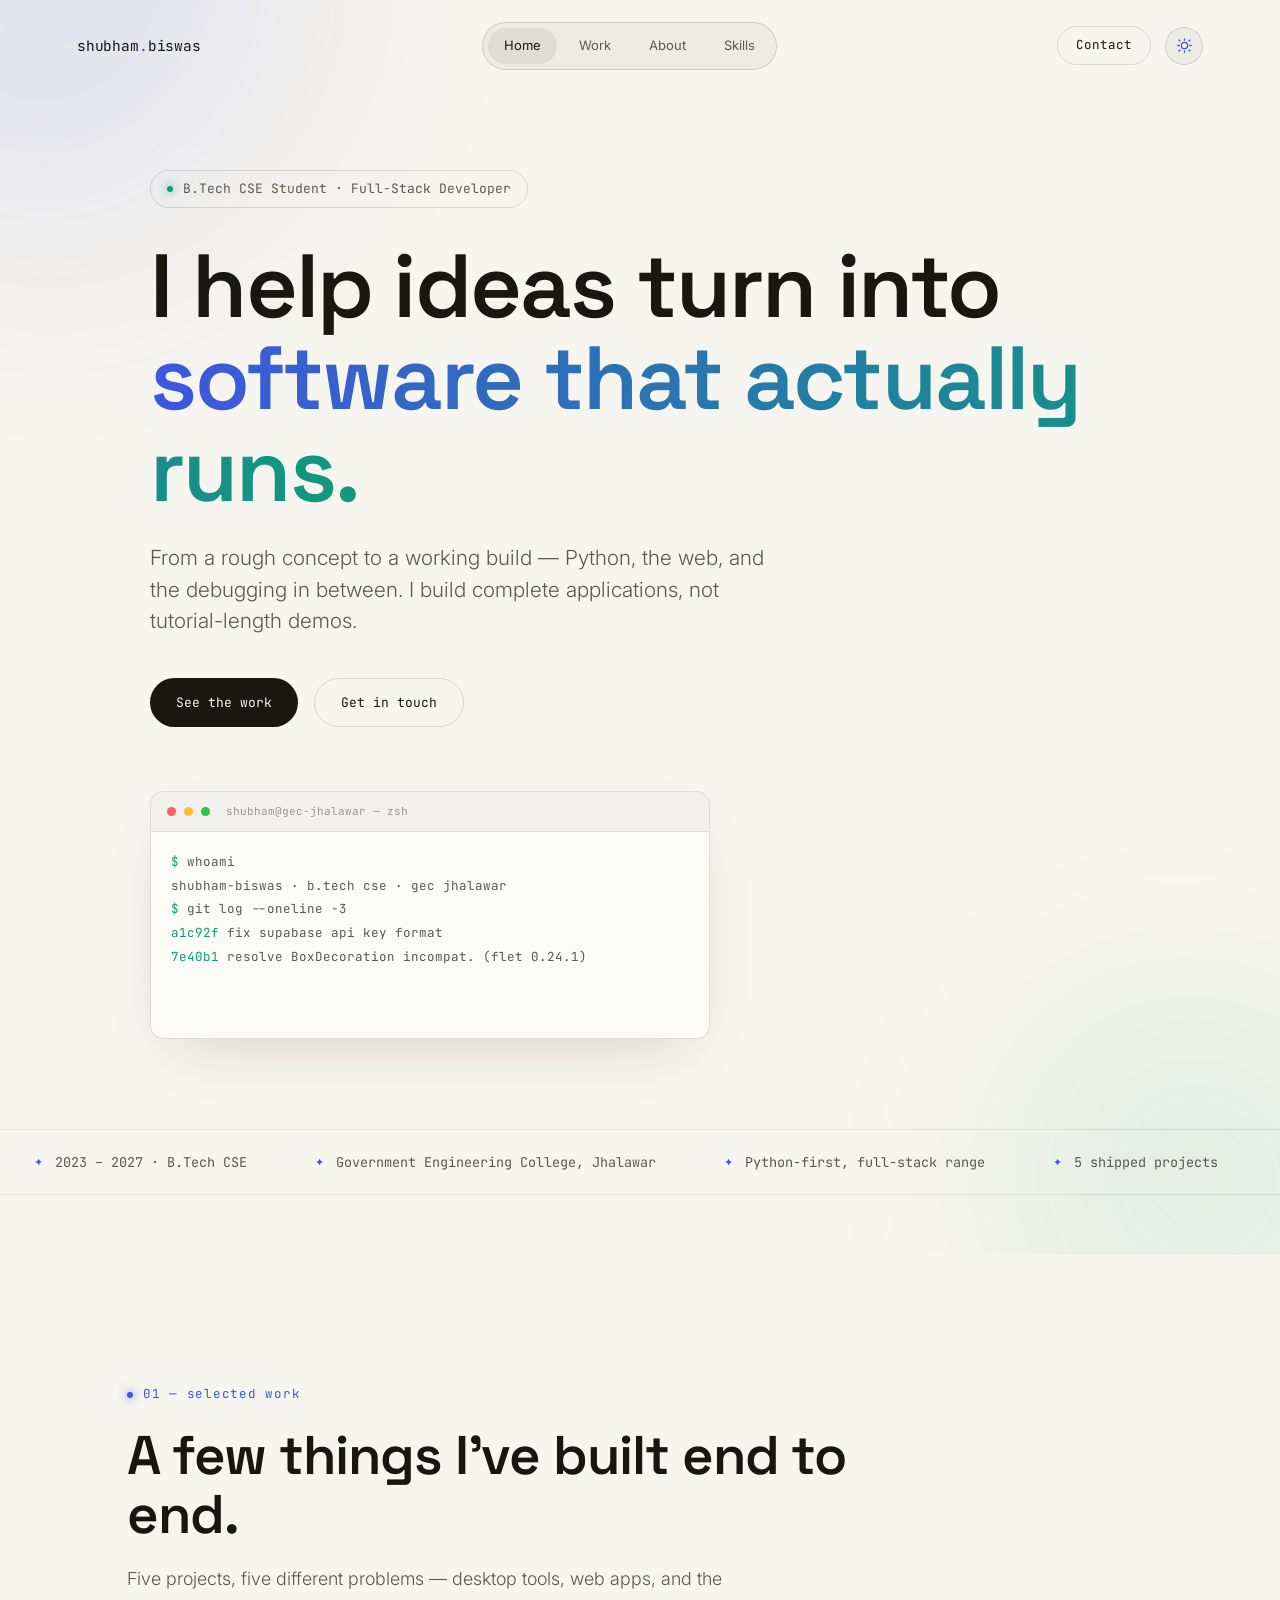
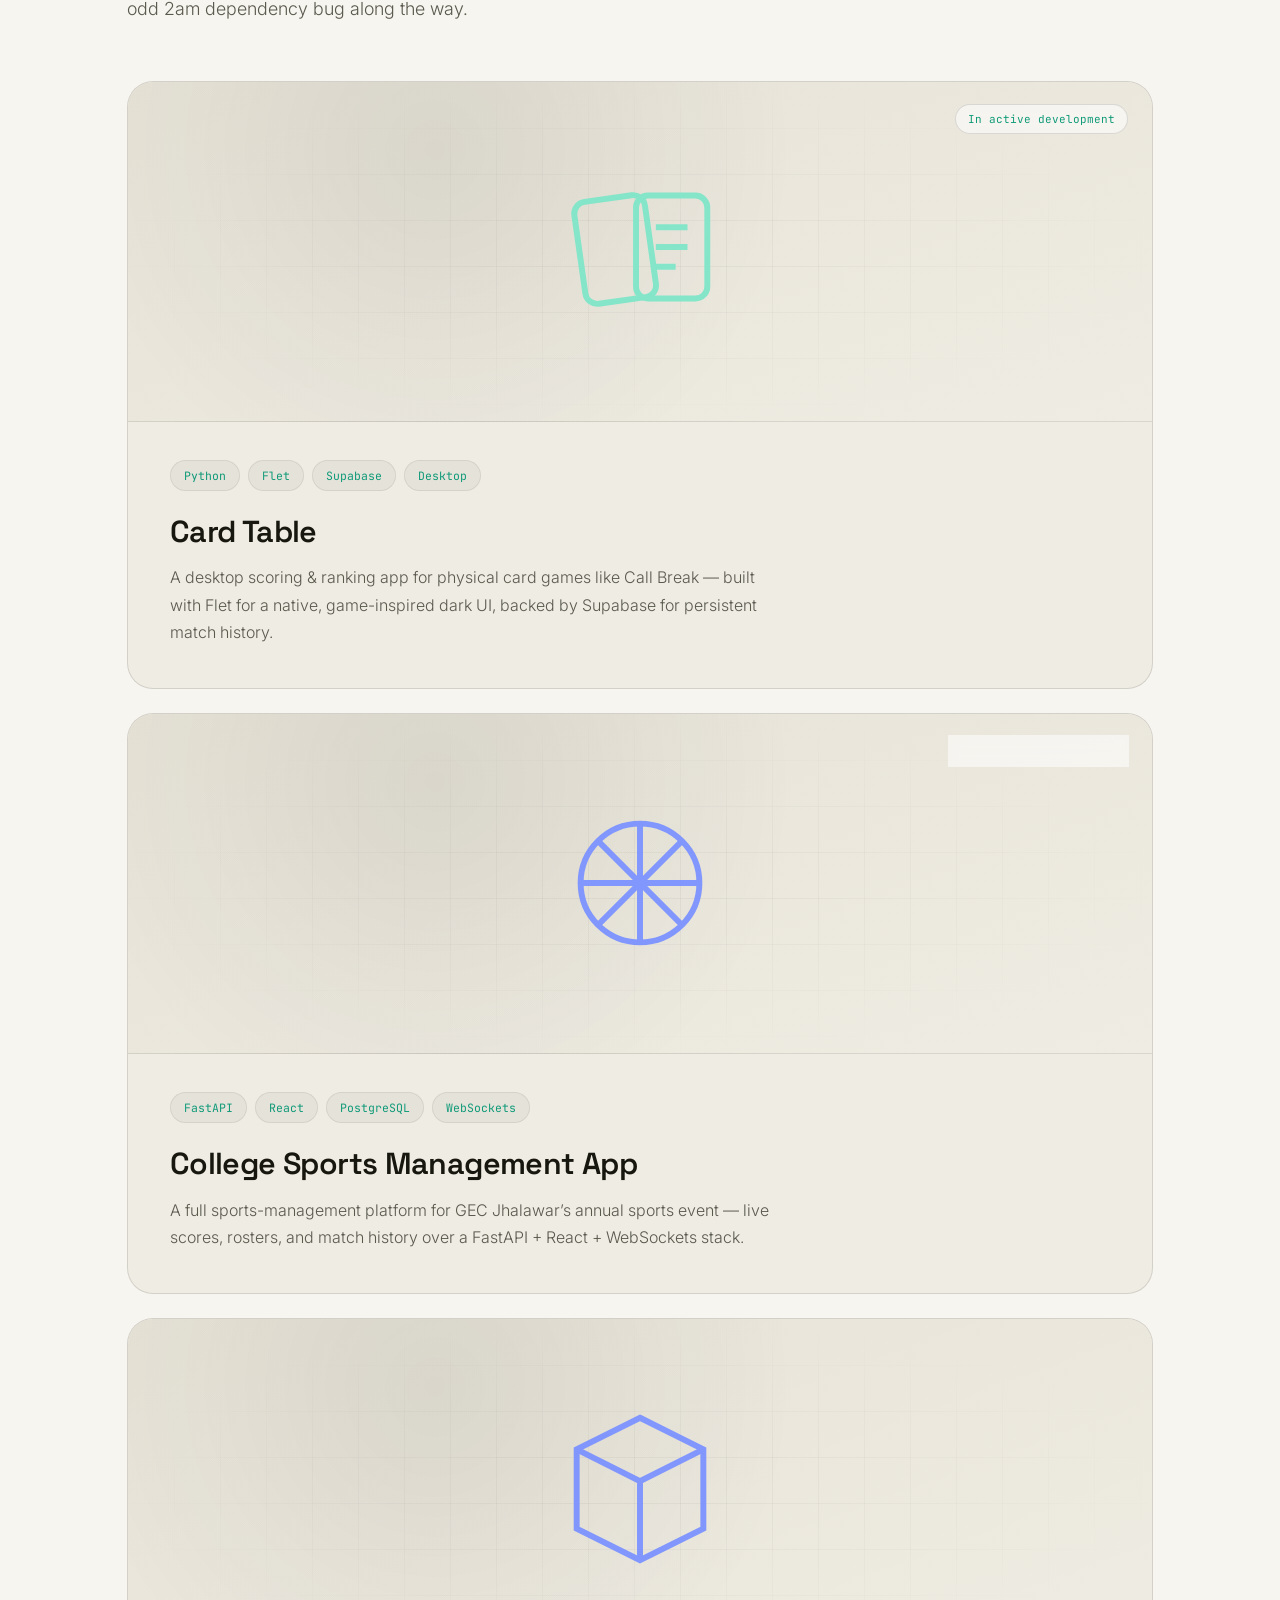
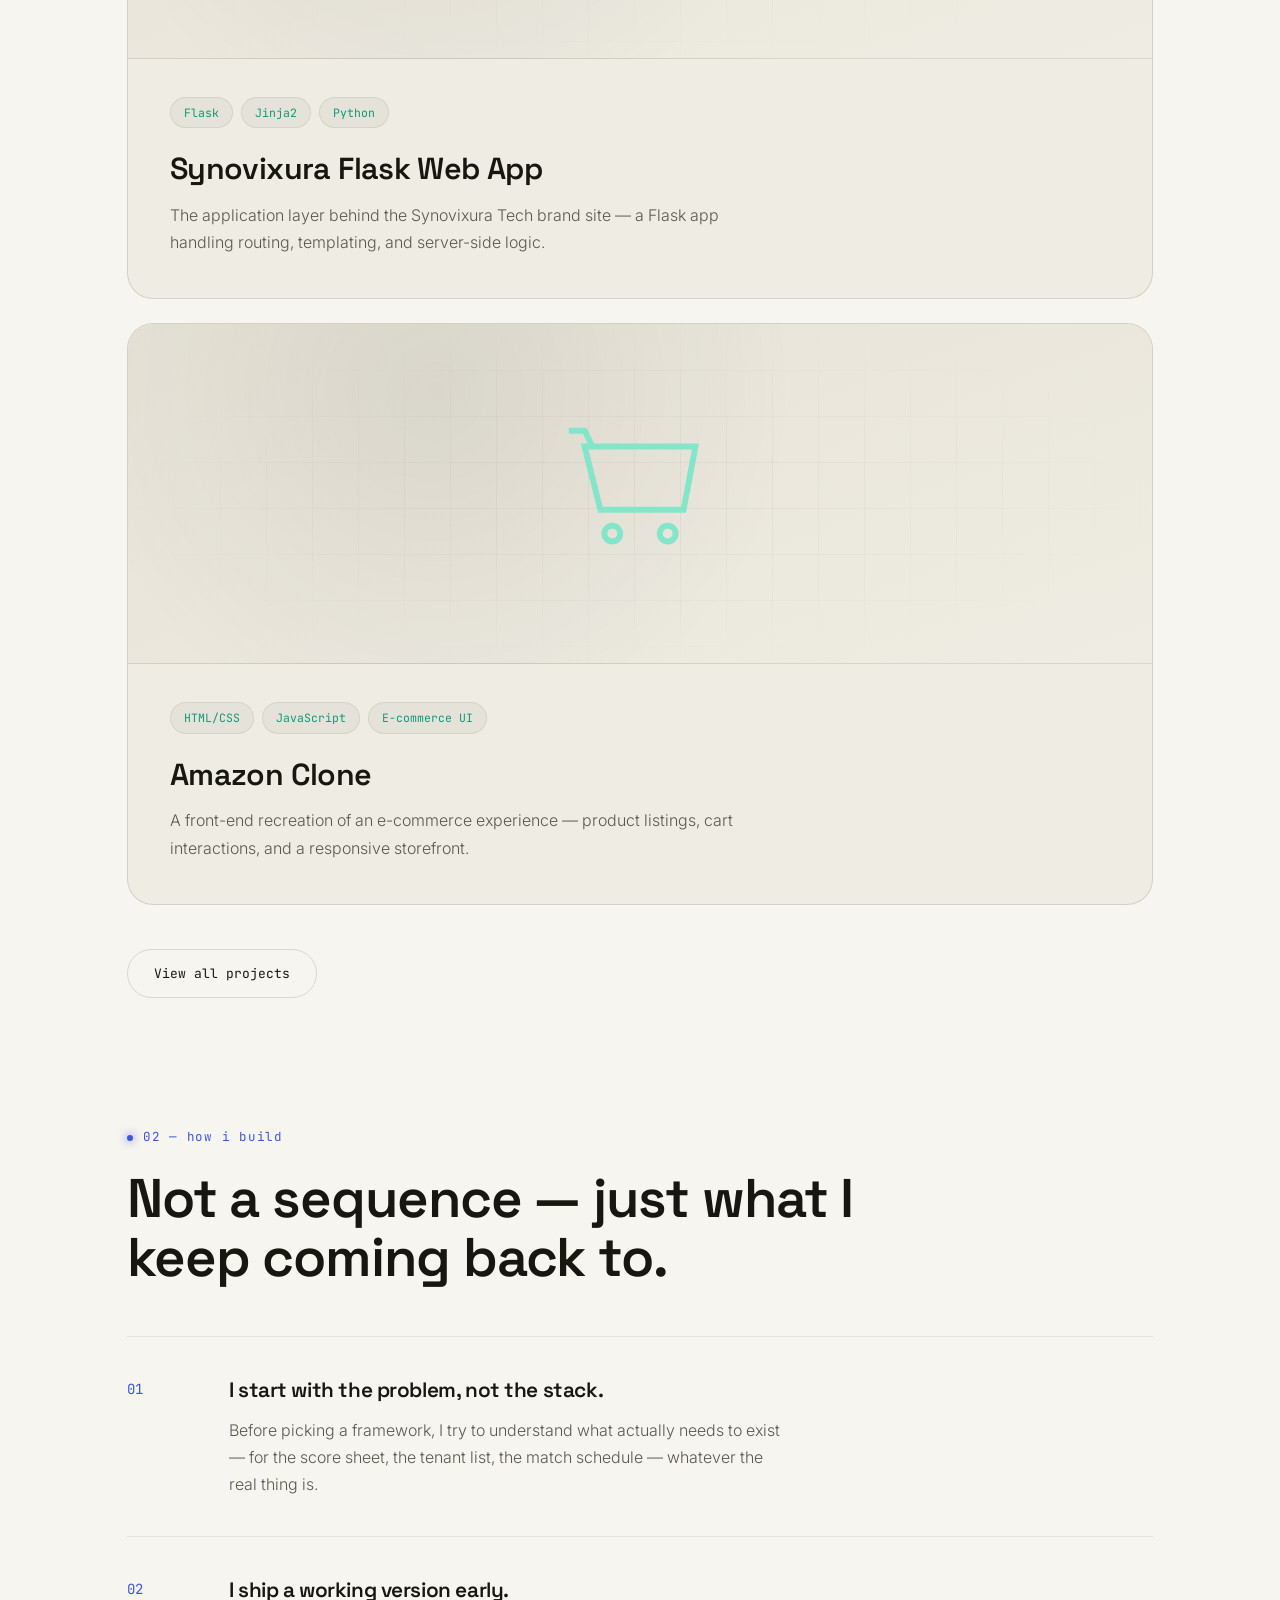
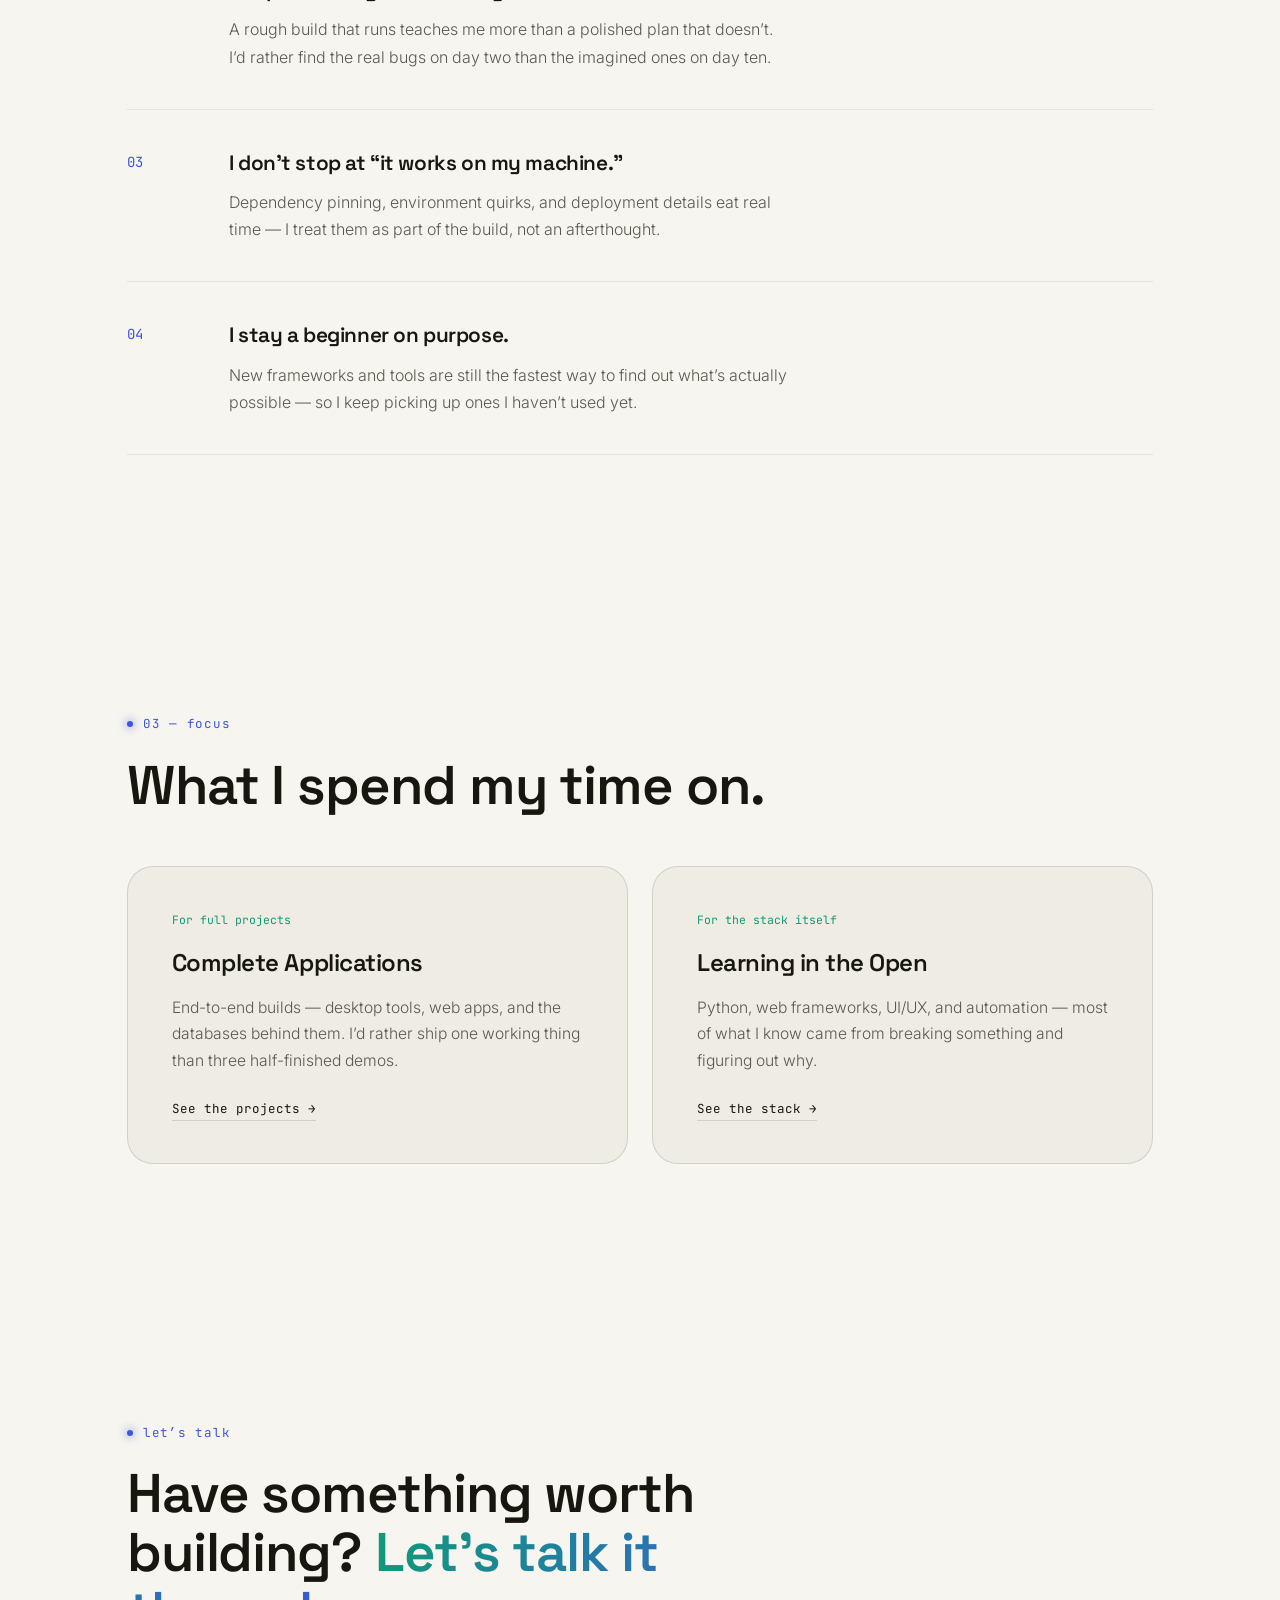
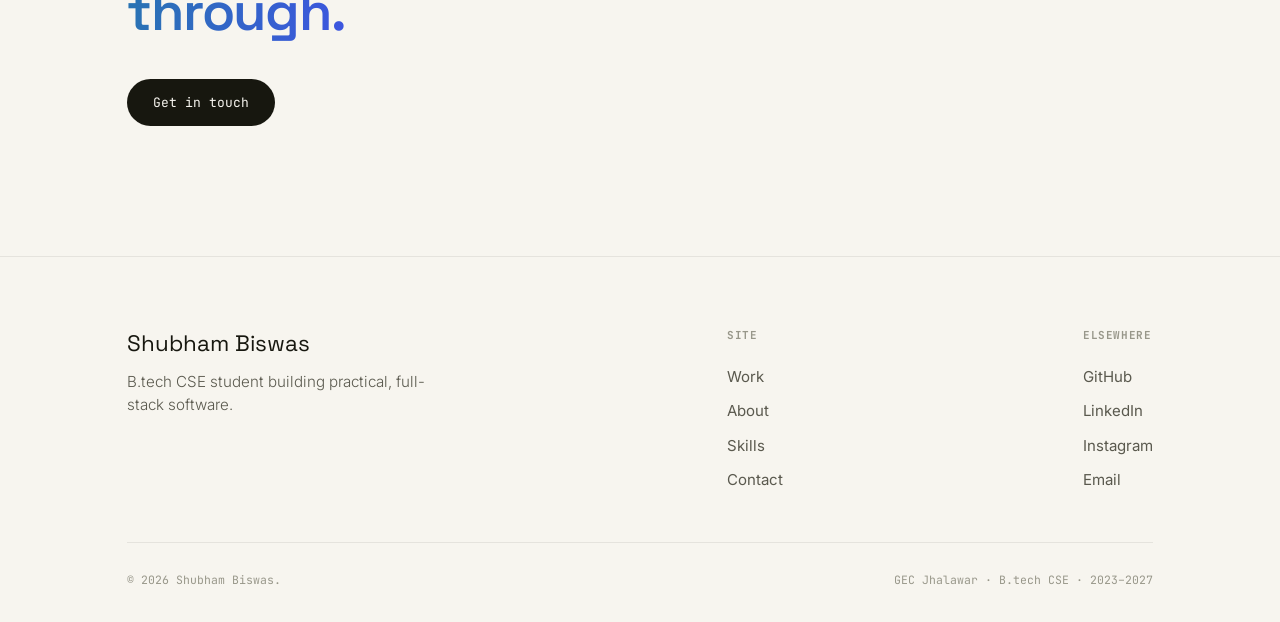
<file: index.html>
<!DOCTYPE html>
<html lang="en">
<head>
<script>
(function(){
  try{
    var t = localStorage.getItem('theme');
    if(!t){ t = window.matchMedia('(prefers-color-scheme: light)').matches ? 'light' : 'dark'; }
    document.documentElement.setAttribute('data-theme', t);
  }catch(e){}
})();
</script>
<meta charset="UTF-8">
<meta name="viewport" content="width=device-width, initial-scale=1.0, viewport-fit=cover">
<meta name="color-scheme" content="dark light">
<title>Shubham Biswas — Software Developer</title>
<meta name="description" content="Shubham Biswas — B.Tech CSE student building practical, full-stack software. Python-first, from idea to shipped product.">
<meta name="theme-color" content="#141412">
<link rel="stylesheet" href="styles.css">
</head>
<body>

<a href="#main" class="mono" style="position:absolute;left:-9999px;top:0;">Skip to main content</a>

<nav class="nav" id="nav">
  <a href="index.html" class="nav-logo">shubham<span class="dot">.</span>biswas</a>
  <div class="nav-center">
    <a href="index.html" class="active">Home</a>
    <a href="work.html">Work</a>
    <a href="about.html">About</a>
    <a href="skills.html">Skills</a>
  </div>
  <div class="nav-right">
    <a href="contact.html" class="nav-cta">Contact</a>
    <button class="theme-toggle" id="themeToggle" aria-label="Toggle light and dark theme" aria-pressed="false">
      <svg class="icon-moon" viewBox="0 0 24 24" fill="none" stroke="currentColor" stroke-width="1.8" stroke-linecap="round" stroke-linejoin="round"><path d="M21 12.79A9 9 0 1111.21 3 7 7 0 0021 12.79z"/></svg>
      <svg class="icon-sun" viewBox="0 0 24 24" fill="none" stroke="currentColor" stroke-width="1.8" stroke-linecap="round" stroke-linejoin="round"><circle cx="12" cy="12" r="4.5"/><path d="M12 2.5v2M12 19.5v2M4.2 4.2l1.4 1.4M18.4 18.4l1.4 1.4M2.5 12h2M19.5 12h2M4.2 19.8l1.4-1.4M18.4 5.6l1.4-1.4"/></svg>
    </button>
    <div class="nav-burger" id="burger"><span></span><span></span><span></span></div>
  </div>
</nav>

<div class="mobile-menu" id="mobileMenu">
  <a href="index.html" class="active">Home</a>
  <a href="work.html">Work</a>
  <a href="about.html">About</a>
  <a href="skills.html">Skills</a>
  <a href="contact.html">Contact</a>
</div>

<main id="main">

<!--HOME HERO -->
<header class="home-hero">
  <div class="home-hero-bg">
    <div class="hh-blob hh-blob-1" id="hhBlob1"></div>
    <div class="hh-blob hh-blob-2" id="hhBlob2"></div>
  </div>
  <div class="wrap home-hero-inner">
    <div class="hh-kicker"><span class="dot2"></span> B.Tech CSE Student &middot; Full-Stack Developer</div>
    <h1>I help ideas turn into <span class="accent-text">software that actually runs.</span></h1>
    <p class="hh-sub">From a rough concept to a working build — Python, the web, and the debugging in between. I build complete applications, not tutorial-length demos.</p>
    <div class="hh-actions">
      <a href="work.html" class="btn btn-primary">See the work</a>
      <a href="contact.html" class="btn btn-ghost">Get in touch</a>
    </div>

    <div class="terminal">
      <div class="terminal-bar">
        <div class="terminal-dot"></div><div class="terminal-dot"></div><div class="terminal-dot"></div>
        <span class="terminal-title">shubham@gec-jhalawar — zsh</span>
      </div>
      <div class="terminal-body mono" id="terminalBody"></div>
    </div>
  </div>

  <div class="ticker-wrap">
    <div class="ticker-track mono">
      <span class="ticker-item">2023 &ndash; 2027 &middot; B.Tech CSE</span>
      <span class="ticker-item">Government Engineering College, Jhalawar</span>
      <span class="ticker-item">Python-first, full-stack range</span>
      <span class="ticker-item">5 shipped projects</span>
      <span class="ticker-item">Volleyball &amp; table tennis</span>
      <span class="ticker-item">2023 &ndash; 2027 &middot; B.Tech CSE</span>
      <span class="ticker-item">Government Engineering College, Jhalawar</span>
      <span class="ticker-item">Python-first, full-stack range</span>
      <span class="ticker-item">5 shipped projects</span>
      <span class="ticker-item">Volleyball &amp; table tennis</span>
    </div>
  </div>
</header>

<!-- SELECTED WORK -->
<section class="section" id="work">
  <div class="wrap">
    <div class="eyebrow">01 — selected work</div>
    <h2 class="section-title reveal">A few things I&rsquo;ve built end to end.</h2>
    <p class="section-sub reveal">Five projects, five different problems — desktop tools, web apps, and the odd 2am dependency bug along the way.</p>

    <div class="work-list" style="margin-top:56px;">

      <a href="work-cardtable.html" class="work-card reveal" data-glow>
        <div class="work-visual">
          <div class="grid-overlay"></div>
          <span class="work-status mono">In active development</span>
          <svg viewBox="0 0 48 48" fill="none" stroke="#7fe6c9" stroke-width="1.5"><rect x="7" y="12" width="18" height="26" rx="3" transform="rotate(-8 7 12)"/><rect x="23" y="10" width="18" height="26" rx="3"/><path d="M28 18h8M28 23h8M28 28h5"/></svg>
        </div>
        <div class="work-body">
          <div class="work-tags">
            <span class="pill">Python</span><span class="pill">Flet</span><span class="pill">Supabase</span><span class="pill">Desktop</span>
          </div>
          <h3 class="work-title">Card Table
            <svg viewBox="0 0 24 24" fill="none" stroke="currentColor" stroke-width="2"><path d="M5 12h14M13 6l6 6-6 6"/></svg>
          </h3>
          <p class="work-desc">A desktop scoring &amp; ranking app for physical card games like Call Break — built with Flet for a native, game-inspired dark UI, backed by Supabase for persistent match history.</p>
        </div>
      </a>

      <a href="work-sports.html" class="work-card reveal reveal-d1" data-glow>
        <div class="work-visual">
          <div class="grid-overlay"></div>
          <span class="work-status mono">Built for GEC Jhalawar</span>
          <svg viewBox="0 0 48 48" fill="none" stroke="#7c93ff" stroke-width="1.5"><circle cx="24" cy="24" r="15"/><path d="M24 9v30M9 24h30M13 13l22 22M35 13L13 35"/></svg>
        </div>
        <div class="work-body">
          <div class="work-tags">
            <span class="pill">FastAPI</span><span class="pill">React</span><span class="pill">PostgreSQL</span><span class="pill">WebSockets</span>
          </div>
          <h3 class="work-title">College Sports Management App
            <svg viewBox="0 0 24 24" fill="none" stroke="currentColor" stroke-width="2"><path d="M5 12h14M13 6l6 6-6 6"/></svg>
          </h3>
          <p class="work-desc">A full sports-management platform for GEC Jhalawar&rsquo;s annual sports event — live scores, rosters, and match history over a FastAPI + React + WebSockets stack.</p>
        </div>
      </a>

      <div class="work-card reveal reveal-d2">
        <div class="work-visual">
          <div class="grid-overlay"></div>
          <svg viewBox="0 0 48 48" fill="none" stroke="#7c93ff" stroke-width="1.5"><path d="M24 6l16 8v20l-16 8-16-8V14z"/><path d="M8 14l16 8 16-8M24 22v20"/></svg>
        </div>
        <div class="work-body">
          <div class="work-tags"><span class="pill">Flask</span><span class="pill">Jinja2</span><span class="pill">Python</span></div>
          <h3 class="work-title">Synovixura Flask Web App</h3>
          <p class="work-desc">The application layer behind the Synovixura Tech brand site — a Flask app handling routing, templating, and server-side logic.</p>
        </div>
      </div>

      <div class="work-card reveal reveal-d3">
        <div class="work-visual">
          <div class="grid-overlay"></div>
          <svg viewBox="0 0 48 48" fill="none" stroke="#7fe6c9" stroke-width="1.5"><path d="M10 12h28l-3 16H14z"/><circle cx="17" cy="34" r="2"/><circle cx="31" cy="34" r="2"/><path d="M6 8h4l2 4"/></svg>
        </div>
        <div class="work-body">
          <div class="work-tags"><span class="pill">HTML/CSS</span><span class="pill">JavaScript</span><span class="pill">E-commerce UI</span></div>
          <h3 class="work-title">Amazon Clone</h3>
          <p class="work-desc">A front-end recreation of an e-commerce experience — product listings, cart interactions, and a responsive storefront.</p>
        </div>
      </div>

    </div>

    <div style="margin-top:44px;">
      <a href="work.html" class="btn btn-ghost">View all projects</a>
    </div>
  </div>
</section>

<!-- HOW I BUILD -->
<section class="section" style="padding-top:0;">
  <div class="wrap">
    <div class="eyebrow">02 — how I build</div>
    <h2 class="section-title reveal">Not a sequence — just what I keep coming back to.</h2>

    <div class="steps-list" style="margin-top:50px;">
      <div class="step-row reveal">
        <div class="step-num mono">01</div>
        <div>
          <h3>I start with the problem, not the stack.</h3>
          <p>Before picking a framework, I try to understand what actually needs to exist — for the score sheet, the tenant list, the match schedule — whatever the real thing is.</p>
        </div>
      </div>
      <div class="step-row reveal reveal-d1">
        <div class="step-num mono">02</div>
        <div>
          <h3>I ship a working version early.</h3>
          <p>A rough build that runs teaches me more than a polished plan that doesn&rsquo;t. I&rsquo;d rather find the real bugs on day two than the imagined ones on day ten.</p>
        </div>
      </div>
      <div class="step-row reveal reveal-d2">
        <div class="step-num mono">03</div>
        <div>
          <h3>I don&rsquo;t stop at &ldquo;it works on my machine.&rdquo;</h3>
          <p>Dependency pinning, environment quirks, and deployment details eat real time — I treat them as part of the build, not an afterthought.</p>
        </div>
      </div>
      <div class="step-row reveal reveal-d3">
        <div class="step-num mono">04</div>
        <div>
          <h3>I stay a beginner on purpose.</h3>
          <p>New frameworks and tools are still the fastest way to find out what&rsquo;s actually possible — so I keep picking up ones I haven&rsquo;t used yet.</p>
        </div>
      </div>
    </div>
  </div>
</section>

     <!-- FOCUS (services-equivalent) -->
<section class="section">
  <div class="wrap">
    <div class="eyebrow">03 — focus</div>
    <h2 class="section-title reveal">What I spend my time on.</h2>

    <div class="focus-grid" style="margin-top:52px;">
      <div class="focus-card reveal">
        <div class="focus-kicker mono">For full projects</div>
        <h3>Complete Applications</h3>
        <p>End-to-end builds — desktop tools, web apps, and the databases behind them. I&rsquo;d rather ship one working thing than three half-finished demos.</p>
        <a href="work.html">See the projects &rarr;</a>
      </div>
      <div class="focus-card reveal reveal-d1">
        <div class="focus-kicker mono">For the stack itself</div>
        <h3>Learning in the Open</h3>
        <p>Python, web frameworks, UI/UX, and automation — most of what I know came from breaking something and figuring out why.</p>
        <a href="skills.html">See the stack &rarr;</a>
      </div>
    </div>
  </div>
</section>

<!-- FOOTER CTA -->

<section class="section cta-section">
  <div class="wrap">
    <div class="eyebrow">let&rsquo;s talk</div>
    <h2 class="cta-title reveal">Have something worth building? <span class="accent-text">Let&rsquo;s talk it through.</span></h2>
    <div class="cta-actions reveal">
      <a href="contact.html" class="btn btn-primary">Get in touch</a>
    </div>
  </div>
</section>

</main>

<footer class="site-footer">
  <div class="wrap">
    <div class="footer-top">
      <div>
        <div class="footer-name">Shubham Biswas</div>
        <p class="footer-tag">B.tech CSE student building practical, full-stack software.</p>
      </div>
      <div class="footer-col">
        <h5>Site</h5>
        <a href="work.html">Work</a>
        <a href="about.html">About</a>
        <a href="skills.html">Skills</a>
        <a href="contact.html">Contact</a>
      </div>
      <div class="footer-col">
        <h5>Elsewhere</h5>
        <a href="https://github.com/iamshubham27" target="_blank" rel="noopener">GitHub</a>
        <a href="https://www.linkedin.com/in/shubham-biswas0227/" target="_blank" rel="noopener">LinkedIn</a>
        <a href="https://www.instagram.com/iamshubhm.27" target="_blank" rel="noopener">Instagram</a>
        <a href="mailto:shubhambiswas469@gmail.com">Email</a>
      </div>
    </div>
    <div class="footer-bottom">
      <span>&copy; 2026 Shubham Biswas.</span>
      <span>GEC Jhalawar &middot; B.tech CSE &middot; 2023&ndash;2027</span>
    </div>
  </div>
</footer>

<script src="script.js"></script>
</body>
</html>
</file>
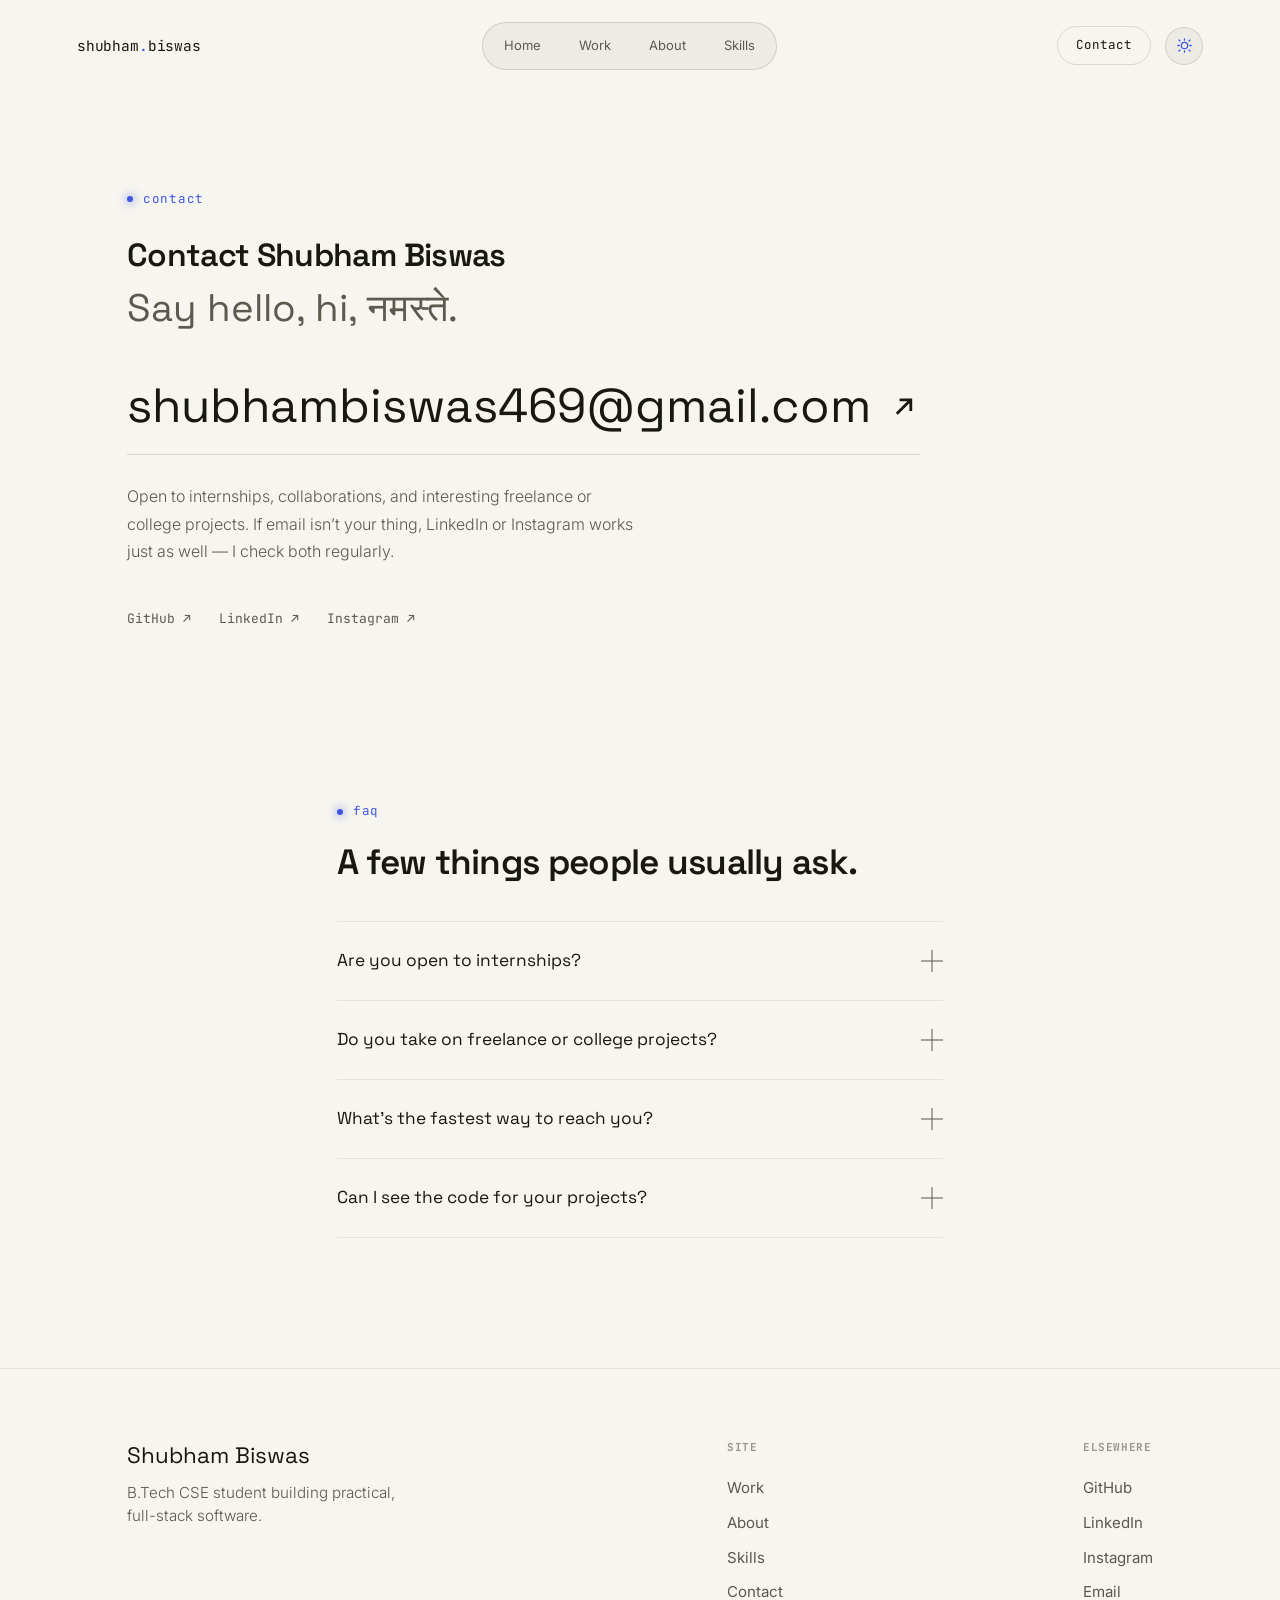
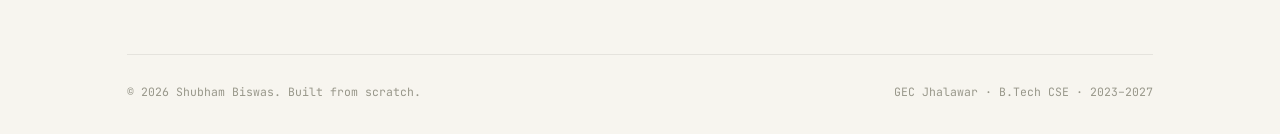
<file: contact.html>
<!DOCTYPE html>
<html lang="en">
<head>
<script>
(function(){
  try{
    var t = localStorage.getItem('theme');
    if(!t){ t = window.matchMedia('(prefers-color-scheme: light)').matches ? 'light' : 'dark'; }
    document.documentElement.setAttribute('data-theme', t);
  }catch(e){}
})();
</script>
<meta charset="UTF-8">
<meta name="viewport" content="width=device-width, initial-scale=1.0, viewport-fit=cover">
<meta name="color-scheme" content="dark light">
<title>Contact — Shubham Biswas</title>
<meta name="description" content="Get in touch with Shubham Biswas — email, GitHub, LinkedIn, and Instagram.">
<meta name="theme-color" content="#141412">
<link rel="stylesheet" href="styles.css">
</head>
<body>

<nav class="nav" id="nav">
  <a href="index.html" class="nav-logo">shubham<span class="dot">.</span>biswas</a>
  <div class="nav-center">
    <a href="index.html">Home</a>
    <a href="work.html">Work</a>
    <a href="about.html">About</a>
    <a href="skills.html">Skills</a>
  </div>
  <div class="nav-right">
    <a href="contact.html" class="nav-cta">Contact</a>
    <button class="theme-toggle" id="themeToggle" aria-label="Toggle light and dark theme" aria-pressed="false">
      <svg class="icon-moon" viewBox="0 0 24 24" fill="none" stroke="currentColor" stroke-width="1.8" stroke-linecap="round" stroke-linejoin="round"><path d="M21 12.79A9 9 0 1111.21 3 7 7 0 0021 12.79z"/></svg>
      <svg class="icon-sun" viewBox="0 0 24 24" fill="none" stroke="currentColor" stroke-width="1.8" stroke-linecap="round" stroke-linejoin="round"><circle cx="12" cy="12" r="4.5"/><path d="M12 2.5v2M12 19.5v2M4.2 4.2l1.4 1.4M18.4 18.4l1.4 1.4M2.5 12h2M19.5 12h2M4.2 19.8l1.4-1.4M18.4 5.6l1.4-1.4"/></svg>
    </button>
    <div class="nav-burger" id="burger"><span></span><span></span><span></span></div>
  </div>
</nav>

<div class="mobile-menu" id="mobileMenu">
  <a href="index.html">Home</a>
  <a href="work.html">Work</a>
  <a href="about.html">About</a>
  <a href="skills.html">Skills</a>
  <a href="contact.html" class="active">Contact</a>
</div>

<main id="main">

<header class="contact-hero">
  <div class="wrap">
    <div class="eyebrow">contact</div>
    <h1 class="reveal">Contact Shubham Biswas</h1>
    <p class="contact-greet reveal reveal-d1">Say hello, hi, नमस्ते.</p>

    <a href="mailto:shubhambiswas469@gmail.com" class="contact-big-link reveal reveal-d2">
      shubhambiswas469@gmail.com
      <svg viewBox="0 0 24 24" fill="none" stroke="currentColor" stroke-width="2"><path d="M7 17L17 7M9 7h8v8"/></svg>
    </a>

    <p class="contact-note reveal reveal-d3">Open to internships, collaborations, and interesting freelance or college projects. If email isn&rsquo;t your thing, LinkedIn or Instagram works just as well — I check both regularly.</p>

    <div class="contact-links-row reveal">
      <a href="https://github.com/iamshubham27" target="_blank" rel="noopener">GitHub ↗</a>
      <a href="https://www.linkedin.com/in/shubham-biswas0227/" target="_blank" rel="noopener">LinkedIn ↗</a>
      <a href="https://www.instagram.com/iamshubhm.27" target="_blank" rel="noopener">Instagram ↗</a>
    </div>
  </div>
</header>

<section class="section">
  <div class="wrap" style="max-width:760px;">
    <div class="eyebrow">FAQ</div>
    <h2 class="section-title reveal" style="font-size:clamp(1.6rem,3vw,2.2rem);">A few things people usually ask.</h2>

    <div class="faq-list reveal" style="margin-top:40px;">
      <details class="faq-item">
        <summary>Are you open to internships?<span class="faq-plus"></span></summary>
        <div class="faq-answer">Yes — I&rsquo;m actively looking for internship opportunities in Python development, web development, or full-stack software engineering.</div>
      </details>
      <details class="faq-item">
        <summary>Do you take on freelance or college projects?<span class="faq-plus"></span></summary>
        <div class="faq-answer">Generally yes, depending on scope and timeline. Send a short note about what you're building and I'll let you know honestly if it's a fit.</div>
      </details>
      <details class="faq-item">
        <summary>What's the fastest way to reach you?<span class="faq-plus"></span></summary>
        <div class="faq-answer">Email or a LinkedIn message both work well. I try to get back within a couple of days.</div>
      </details>
      <details class="faq-item">
        <summary>Can I see the code for your projects?<span class="faq-plus"></span></summary>
        <div class="faq-answer">Most of it lives on my GitHub — some repos are public already, and I'm happy to walk through the rest directly if you're curious.</div>
      </details>
    </div>
  </div>
</section>

</main>

<footer class="site-footer">
  <div class="wrap">
    <div class="footer-top">
      <div>
        <div class="footer-name">Shubham Biswas</div>
        <p class="footer-tag">B.Tech CSE student building practical, full-stack software.</p>
      </div>
      <div class="footer-col">
        <h5>Site</h5>
        <a href="work.html">Work</a>
        <a href="about.html">About</a>
        <a href="skills.html">Skills</a>
        <a href="contact.html">Contact</a>
      </div>
      <div class="footer-col">
        <h5>Elsewhere</h5>
        <a href="https://github.com/iamshubham27" target="_blank" rel="noopener">GitHub</a>
        <a href="https://www.linkedin.com/in/shubham-biswas0227/" target="_blank" rel="noopener">LinkedIn</a>
        <a href="https://www.instagram.com/iamshubhm.27" target="_blank" rel="noopener">Instagram</a>
        <a href="mailto:shubhambiswas469@gmail.com">Email</a>
      </div>
    </div>
    <div class="footer-bottom">
      <span>&copy; 2026 Shubham Biswas. Built from scratch.</span>
      <span>GEC Jhalawar &middot; B.Tech CSE &middot; 2023&ndash;2027</span>
    </div>
  </div>
</footer>

<script src="script.js"></script>
</body>
</html>
</file>
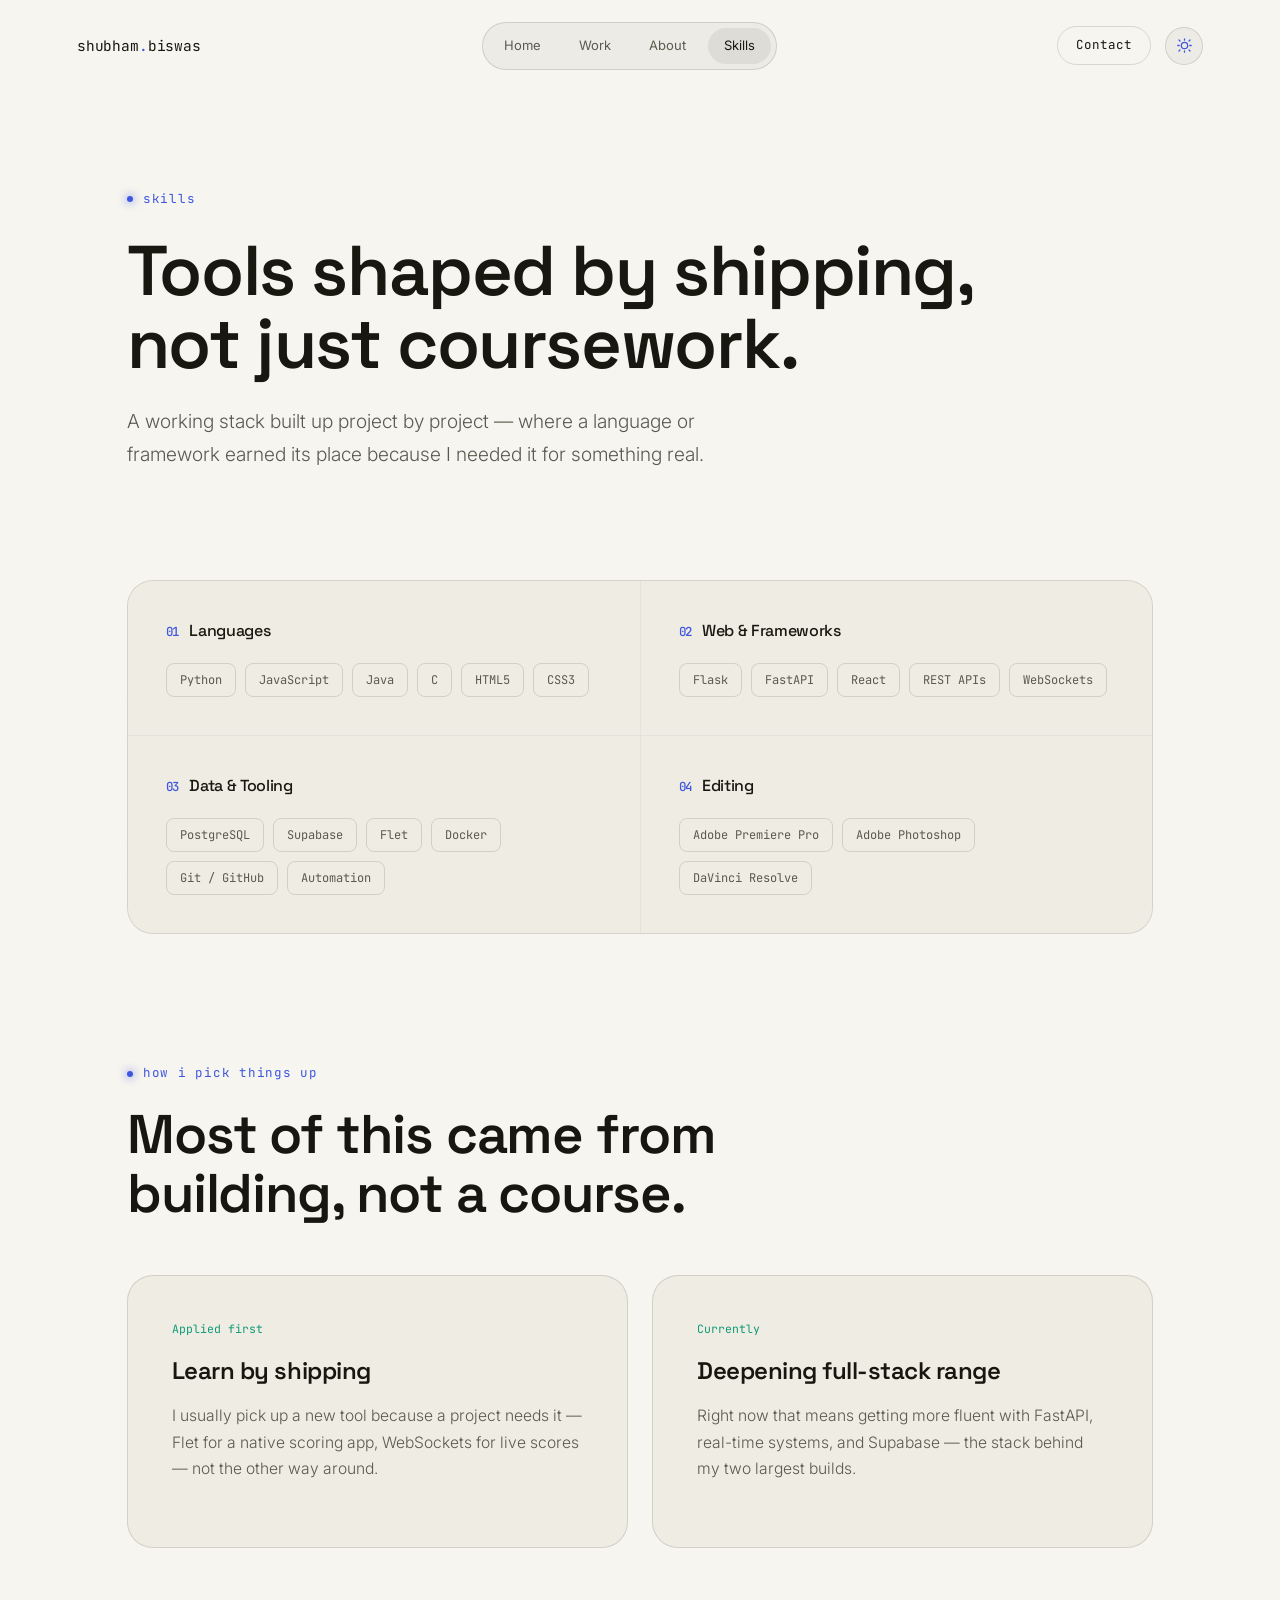
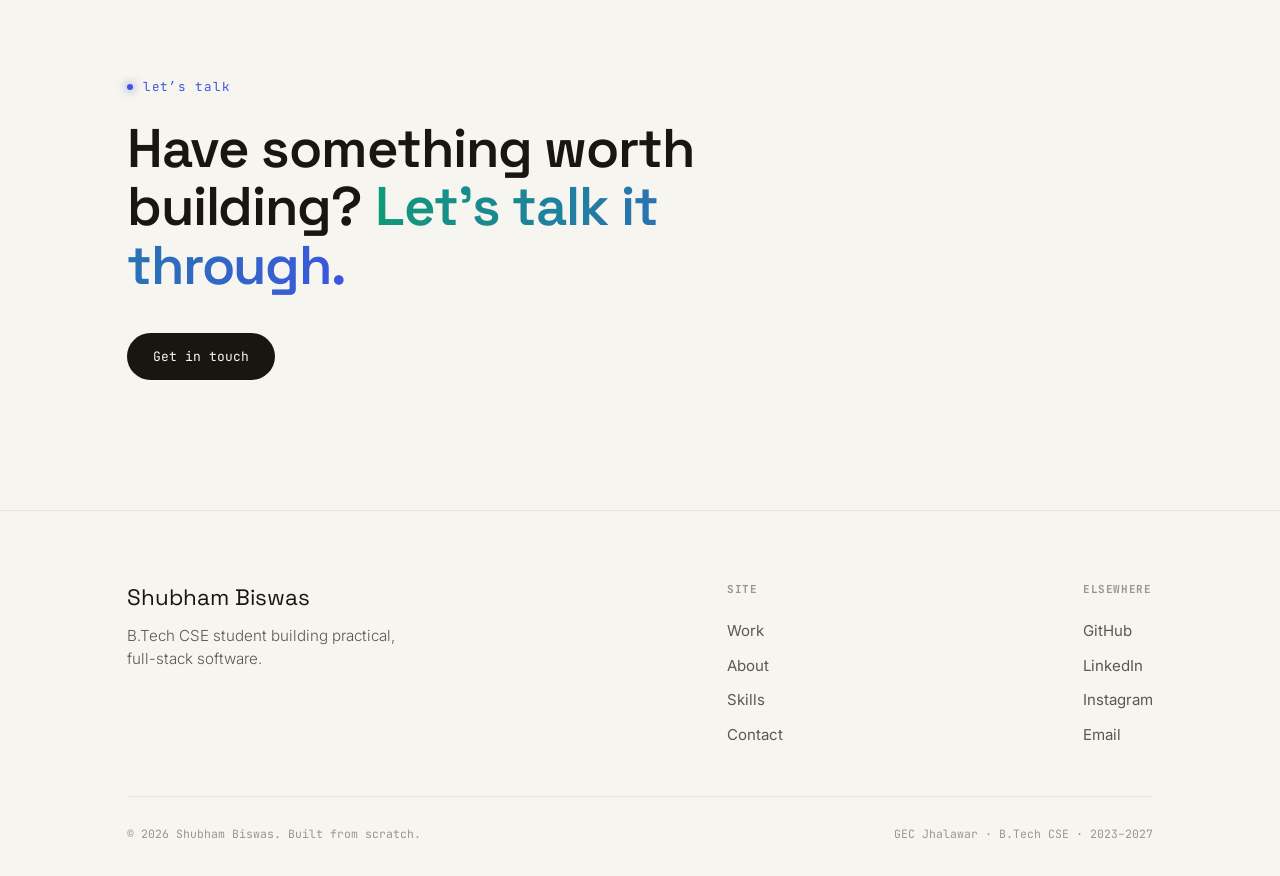
<file: skills.html>
<!DOCTYPE html>
<html lang="en">
<head>
<script>
(function(){
  try{
    var t = localStorage.getItem('theme');
    if(!t){ t = window.matchMedia('(prefers-color-scheme: light)').matches ? 'light' : 'dark'; }
    document.documentElement.setAttribute('data-theme', t);
  }catch(e){}
})();
</script>
<meta charset="UTF-8">
<meta name="viewport" content="width=device-width, initial-scale=1.0, viewport-fit=cover">
<meta name="color-scheme" content="dark light">
<title>Skills — Shubham Biswas</title>
<meta name="description" content="The tools and stack Shubham Biswas works with — languages, frameworks, data, and creative editing.">
<meta name="theme-color" content="#141412">
<link rel="stylesheet" href="styles.css">
</head>
<body>

<nav class="nav" id="nav">
  <a href="index.html" class="nav-logo">shubham<span class="dot">.</span>biswas</a>
  <div class="nav-center">
    <a href="index.html">Home</a>
    <a href="work.html">Work</a>
    <a href="about.html">About</a>
    <a href="skills.html" class="active">Skills</a>
  </div>
  <div class="nav-right">
    <a href="contact.html" class="nav-cta">Contact</a>
    <button class="theme-toggle" id="themeToggle" aria-label="Toggle light and dark theme" aria-pressed="false">
      <svg class="icon-moon" viewBox="0 0 24 24" fill="none" stroke="currentColor" stroke-width="1.8" stroke-linecap="round" stroke-linejoin="round"><path d="M21 12.79A9 9 0 1111.21 3 7 7 0 0021 12.79z"/></svg>
      <svg class="icon-sun" viewBox="0 0 24 24" fill="none" stroke="currentColor" stroke-width="1.8" stroke-linecap="round" stroke-linejoin="round"><circle cx="12" cy="12" r="4.5"/><path d="M12 2.5v2M12 19.5v2M4.2 4.2l1.4 1.4M18.4 18.4l1.4 1.4M2.5 12h2M19.5 12h2M4.2 19.8l1.4-1.4M18.4 5.6l1.4-1.4"/></svg>
    </button>
    <div class="nav-burger" id="burger"><span></span><span></span><span></span></div>
  </div>
</nav>

<div class="mobile-menu" id="mobileMenu">
  <a href="index.html">Home</a>
  <a href="work.html">Work</a>
  <a href="about.html">About</a>
  <a href="skills.html" class="active">Skills</a>
  <a href="contact.html">Contact</a>
</div>

<main id="main">

<header class="page-hero">
  <div class="wrap">
    <div class="eyebrow">skills</div>
    <h1 class="reveal">Tools shaped by shipping, not just coursework.</h1>
    <p class="reveal reveal-d1">A working stack built up project by project — where a language or framework earned its place because I needed it for something real.</p>
  </div>
</header>

<section class="section" style="padding-top:20px;">
  <div class="wrap">
    <div class="skill-groups">
      <div class="skill-group reveal">
        <h4><span>01</span>Languages</h4>
        <div class="tag-list">
          <span class="tag">Python</span><span class="tag">JavaScript</span><span class="tag">Java</span><span class="tag">C</span><span class="tag">HTML5</span><span class="tag">CSS3</span>
        </div>
      </div>
      <div class="skill-group reveal reveal-d1">
        <h4><span>02</span>Web &amp; Frameworks</h4>
        <div class="tag-list">
          <span class="tag">Flask</span><span class="tag">FastAPI</span><span class="tag">React</span><span class="tag">REST APIs</span><span class="tag">WebSockets</span>
        </div>
      </div>
      <div class="skill-group reveal reveal-d2">
        <h4><span>03</span>Data &amp; Tooling</h4>
        <div class="tag-list">
          <span class="tag">PostgreSQL</span><span class="tag">Supabase</span><span class="tag">Flet</span><span class="tag">Docker</span><span class="tag">Git / GitHub</span><span class="tag">Automation</span>
        </div>
      </div>
      <div class="skill-group reveal reveal-d3">
        <h4><span>04</span>Editing</h4>
        <div class="tag-list">
          <span class="tag">Adobe Premiere Pro</span><span class="tag">Adobe Photoshop</span><span class="tag">DaVinci Resolve</span>
        </div>
      </div>
    </div>
  </div>
</section>

<section class="section" style="padding-top:0;">
  <div class="wrap">
    <div class="eyebrow">how I pick things up</div>
    <h2 class="section-title reveal">Most of this came from building, not a course.</h2>
    <div class="focus-grid" style="margin-top:52px;">
      <div class="focus-card reveal">
        <div class="focus-kicker mono">Applied first</div>
        <h3>Learn by shipping</h3>
        <p>I usually pick up a new tool because a project needs it — Flet for a native scoring app, WebSockets for live scores — not the other way around.</p>
      </div>
      <div class="focus-card reveal reveal-d1">
        <div class="focus-kicker mono">Currently</div>
        <h3>Deepening full-stack range</h3>
        <p>Right now that means getting more fluent with FastAPI, real-time systems, and Supabase — the stack behind my two largest builds.</p>
      </div>
    </div>
  </div>
</section>

<section class="section cta-section" style="padding-top:0;">
  <div class="wrap">
    <div class="eyebrow">let&rsquo;s talk</div>
    <h2 class="cta-title reveal">Have something worth building? <span class="accent-text">Let&rsquo;s talk it through.</span></h2>
    <div class="cta-actions reveal">
      <a href="contact.html" class="btn btn-primary">Get in touch</a>
    </div>
  </div>
</section>

</main>

<footer class="site-footer">
  <div class="wrap">
    <div class="footer-top">
      <div>
        <div class="footer-name">Shubham Biswas</div>
        <p class="footer-tag">B.Tech CSE student building practical, full-stack software.</p>
      </div>
      <div class="footer-col">
        <h5>Site</h5>
        <a href="work.html">Work</a>
        <a href="about.html">About</a>
        <a href="skills.html">Skills</a>
        <a href="contact.html">Contact</a>
      </div>
      <div class="footer-col">
        <h5>Elsewhere</h5>
        <a href="https://github.com/iamshubham27" target="_blank" rel="noopener">GitHub</a>
        <a href="https://www.linkedin.com/in/shubham-biswas0227/" target="_blank" rel="noopener">LinkedIn</a>
        <a href="https://www.instagram.com/iamshubhm.27" target="_blank" rel="noopener">Instagram</a>
        <a href="mailto:shubhambiswas469@gmail.com">Email</a>
      </div>
    </div>
    <div class="footer-bottom">
      <span>&copy; 2026 Shubham Biswas. Built from scratch.</span>
      <span>GEC Jhalawar &middot; B.Tech CSE &middot; 2023&ndash;2027</span>
    </div>
  </div>
</footer>

<script src="script.js"></script>
</body>
</html>
</file>
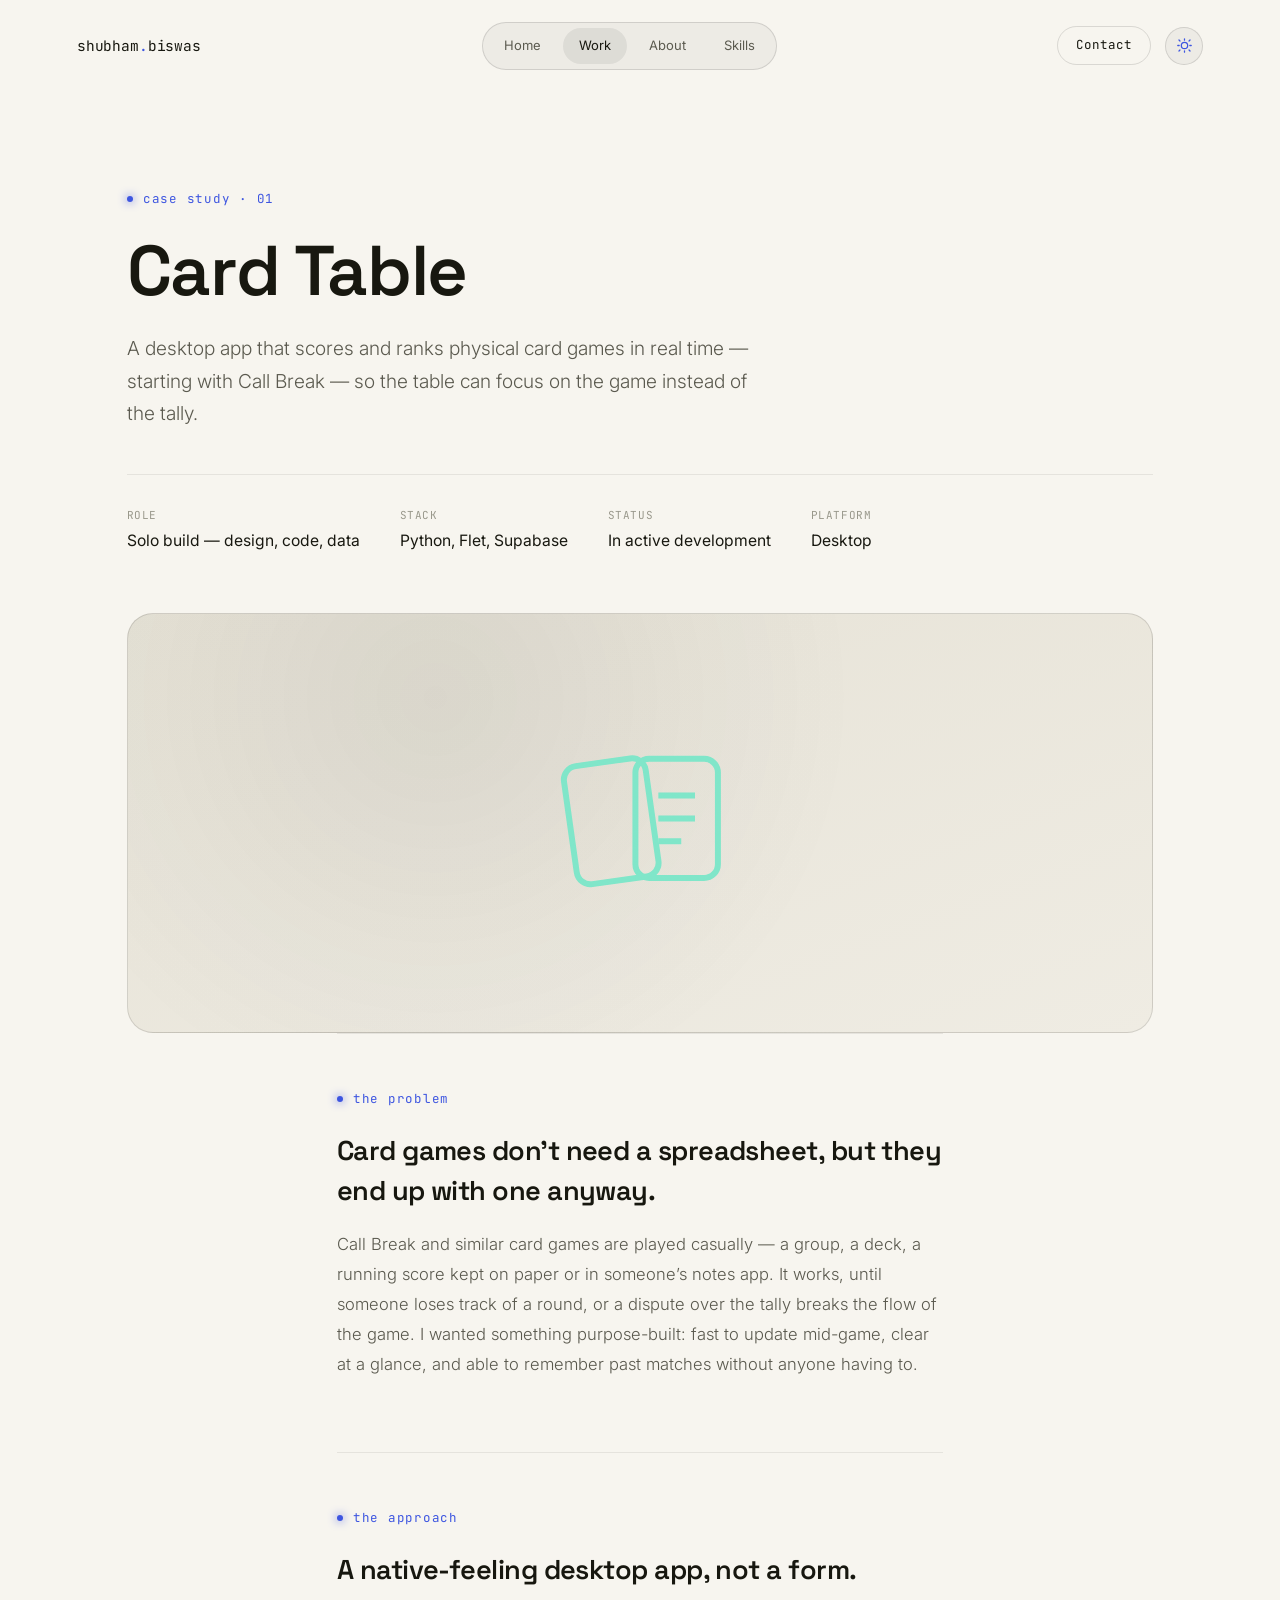
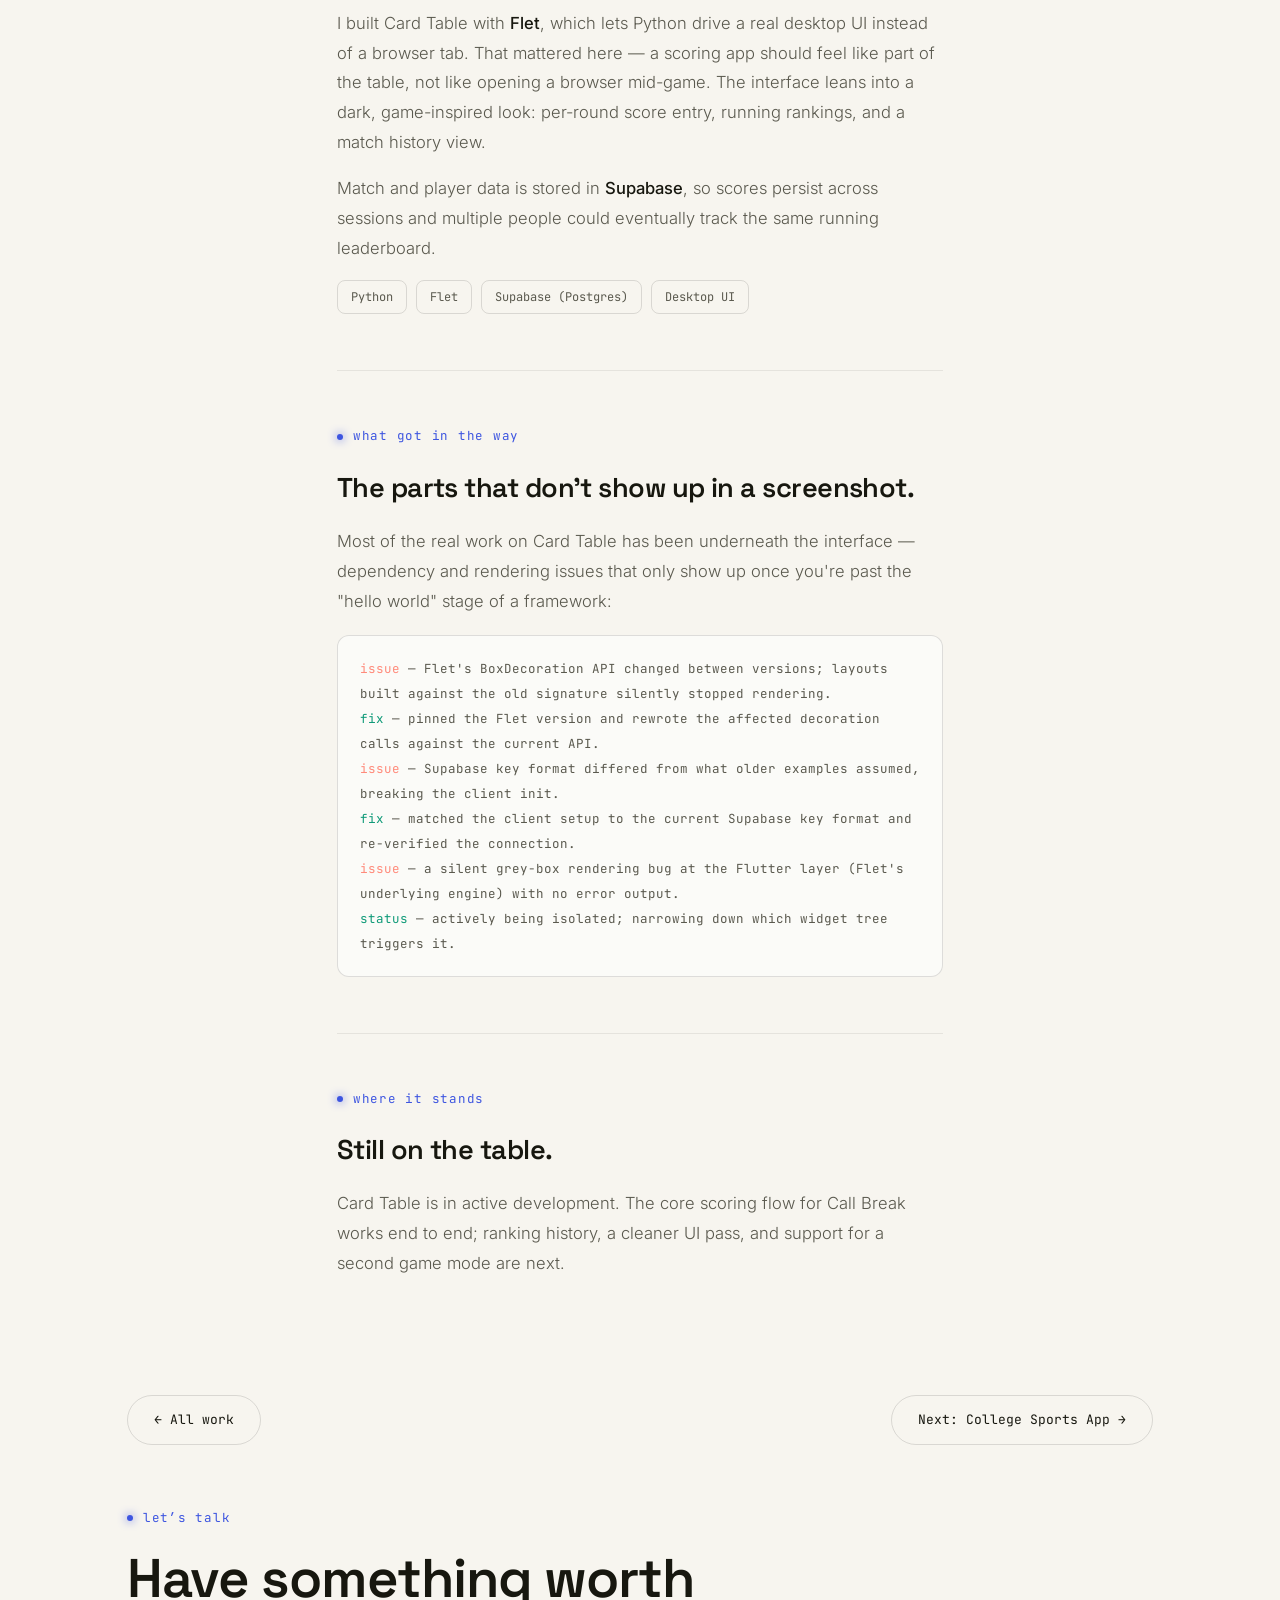
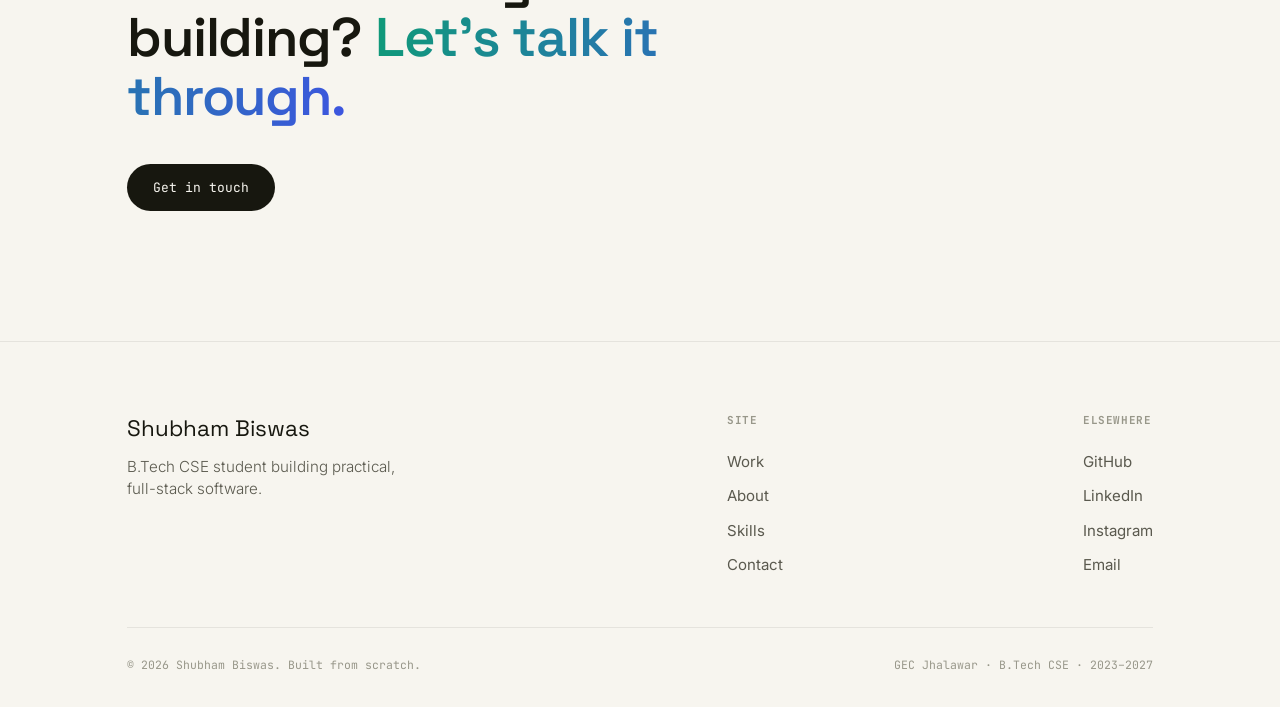
<file: work-cardtable.html>
<!DOCTYPE html>
<html lang="en">
<head>
<script>
(function(){
  try{
    var t = localStorage.getItem('theme');
    if(!t){ t = window.matchMedia('(prefers-color-scheme: light)').matches ? 'light' : 'dark'; }
    document.documentElement.setAttribute('data-theme', t);
  }catch(e){}
})();
</script>
<meta charset="UTF-8">
<meta name="viewport" content="width=device-width, initial-scale=1.0, viewport-fit=cover">
<meta name="color-scheme" content="dark light">
<title>Card Table — Shubham Biswas</title>
<meta name="description" content="Card Table — a Python/Flet desktop app for scoring and ranking physical card games, backed by Supabase.">
<meta name="theme-color" content="#141412">
<link rel="stylesheet" href="styles.css">
</head>
<body>

<nav class="nav" id="nav">
  <a href="index.html" class="nav-logo">shubham<span class="dot">.</span>biswas</a>
  <div class="nav-center">
    <a href="index.html">Home</a>
    <a href="work.html" class="active">Work</a>
    <a href="about.html">About</a>
    <a href="skills.html">Skills</a>
  </div>
  <div class="nav-right">
    <a href="contact.html" class="nav-cta">Contact</a>
    <button class="theme-toggle" id="themeToggle" aria-label="Toggle light and dark theme" aria-pressed="false">
      <svg class="icon-moon" viewBox="0 0 24 24" fill="none" stroke="currentColor" stroke-width="1.8" stroke-linecap="round" stroke-linejoin="round"><path d="M21 12.79A9 9 0 1111.21 3 7 7 0 0021 12.79z"/></svg>
      <svg class="icon-sun" viewBox="0 0 24 24" fill="none" stroke="currentColor" stroke-width="1.8" stroke-linecap="round" stroke-linejoin="round"><circle cx="12" cy="12" r="4.5"/><path d="M12 2.5v2M12 19.5v2M4.2 4.2l1.4 1.4M18.4 18.4l1.4 1.4M2.5 12h2M19.5 12h2M4.2 19.8l1.4-1.4M18.4 5.6l1.4-1.4"/></svg>
    </button>
    <div class="nav-burger" id="burger"><span></span><span></span><span></span></div>
  </div>
</nav>

<div class="mobile-menu" id="mobileMenu">
  <a href="index.html">Home</a>
  <a href="work.html" class="active">Work</a>
  <a href="about.html">About</a>
  <a href="skills.html">Skills</a>
  <a href="contact.html">Contact</a>
</div>

<main id="main">

<header class="page-hero" style="padding-bottom:0;">
  <div class="wrap">
    <div class="eyebrow">case study &middot; 01</div>
    <h1 class="reveal">Card Table</h1>
    <p class="reveal reveal-d1">A desktop app that scores and ranks physical card games in real time — starting with Call Break — so the table can focus on the game instead of the tally.</p>

    <div class="case-meta reveal reveal-d2">
      <div class="case-meta-item"><div class="label mono">Role</div><div class="value">Solo build — design, code, data</div></div>
      <div class="case-meta-item"><div class="label mono">Stack</div><div class="value">Python, Flet, Supabase</div></div>
      <div class="case-meta-item"><div class="label mono">Status</div><div class="value">In active development</div></div>
      <div class="case-meta-item"><div class="label mono">Platform</div><div class="value">Desktop</div></div>
    </div>

    <div class="case-visual-hero reveal reveal-d3">
      <svg viewBox="0 0 48 48" fill="none" stroke="#7fe6c9" stroke-width="1.3"><rect x="7" y="12" width="18" height="26" rx="3" transform="rotate(-8 7 12)"/><rect x="23" y="10" width="18" height="26" rx="3"/><path d="M28 18h8M28 23h8M28 28h5"/></svg>
    </div>
  </div>
</header>

<div class="wrap case-body">

  <div class="case-block reveal">
    <div class="eyebrow">the problem</div>
    <h2>Card games don&rsquo;t need a spreadsheet, but they end up with one anyway.</h2>
    <p>Call Break and similar card games are played casually — a group, a deck, a running score kept on paper or in someone&rsquo;s notes app. It works, until someone loses track of a round, or a dispute over the tally breaks the flow of the game. I wanted something purpose-built: fast to update mid-game, clear at a glance, and able to remember past matches without anyone having to.</p>
  </div>

  <div class="case-block reveal">
    <div class="eyebrow">the approach</div>
    <h2>A native-feeling desktop app, not a form.</h2>
    <p>I built Card Table with <strong style="color:var(--text);font-weight:500;">Flet</strong>, which lets Python drive a real desktop UI instead of a browser tab. That mattered here — a scoring app should feel like part of the table, not like opening a browser mid-game. The interface leans into a dark, game-inspired look: per-round score entry, running rankings, and a match history view.</p>
    <p>Match and player data is stored in <strong style="color:var(--text);font-weight:500;">Supabase</strong>, so scores persist across sessions and multiple people could eventually track the same running leaderboard.</p>
    <div class="case-tech">
      <span class="tag">Python</span><span class="tag">Flet</span><span class="tag">Supabase (Postgres)</span><span class="tag">Desktop UI</span>
    </div>
  </div>

  <div class="case-block reveal">
    <div class="eyebrow">what got in the way</div>
    <h2>The parts that don&rsquo;t show up in a screenshot.</h2>
    <p>Most of the real work on Card Table has been underneath the interface — dependency and rendering issues that only show up once you're past the "hello world" stage of a framework:</p>
    <div class="bug-log mono">
      <div><span class="tag-bug">issue</span> — Flet's BoxDecoration API changed between versions; layouts built against the old signature silently stopped rendering.</div>
      <div><span class="tag-fix">fix</span> — pinned the Flet version and rewrote the affected decoration calls against the current API.</div>
      <div><span class="tag-bug">issue</span> — Supabase key format differed from what older examples assumed, breaking the client init.</div>
      <div><span class="tag-fix">fix</span> — matched the client setup to the current Supabase key format and re-verified the connection.</div>
      <div><span class="tag-bug">issue</span> — a silent grey-box rendering bug at the Flutter layer (Flet's underlying engine) with no error output.</div>
      <div><span class="tag-fix">status</span> — actively being isolated; narrowing down which widget tree triggers it.</div>
    </div>
  </div>

  <div class="case-block reveal">
    <div class="eyebrow">where it stands</div>
    <h2>Still on the table.</h2>
    <p>Card Table is in active development. The core scoring flow for Call Break works end to end; ranking history, a cleaner UI pass, and support for a second game mode are next.</p>
  </div>

</div>

<div class="wrap">
  <div class="case-nav">
    <a href="work.html" class="btn btn-ghost">&larr; All work</a>
    <a href="work-sports.html" class="btn btn-ghost">Next: College Sports App &rarr;</a>
  </div>
</div>

<section class="section cta-section" style="padding-top:20px;">
  <div class="wrap">
    <div class="eyebrow">let&rsquo;s talk</div>
    <h2 class="cta-title reveal">Have something worth building? <span class="accent-text">Let&rsquo;s talk it through.</span></h2>
    <div class="cta-actions reveal">
      <a href="contact.html" class="btn btn-primary">Get in touch</a>
    </div>
  </div>
</section>

</main>

<footer class="site-footer">
  <div class="wrap">
    <div class="footer-top">
      <div>
        <div class="footer-name">Shubham Biswas</div>
        <p class="footer-tag">B.Tech CSE student building practical, full-stack software.</p>
      </div>
      <div class="footer-col">
        <h5>Site</h5>
        <a href="work.html">Work</a>
        <a href="about.html">About</a>
        <a href="skills.html">Skills</a>
        <a href="contact.html">Contact</a>
      </div>
      <div class="footer-col">
        <h5>Elsewhere</h5>
        <a href="https://github.com/iamshubham27" target="_blank" rel="noopener">GitHub</a>
        <a href="https://www.linkedin.com/in/shubham-biswas0227/" target="_blank" rel="noopener">LinkedIn</a>
        <a href="https://www.instagram.com/iamshubhm.27" target="_blank" rel="noopener">Instagram</a>
        <a href="mailto:shubhambiswas469@gmail.com">Email</a>
      </div>
    </div>
    <div class="footer-bottom">
      <span>&copy; 2026 Shubham Biswas. Built from scratch.</span>
      <span>GEC Jhalawar &middot; B.Tech CSE &middot; 2023&ndash;2027</span>
    </div>
  </div>
</footer>

<script src="script.js"></script>
</body>
</html>
</file>
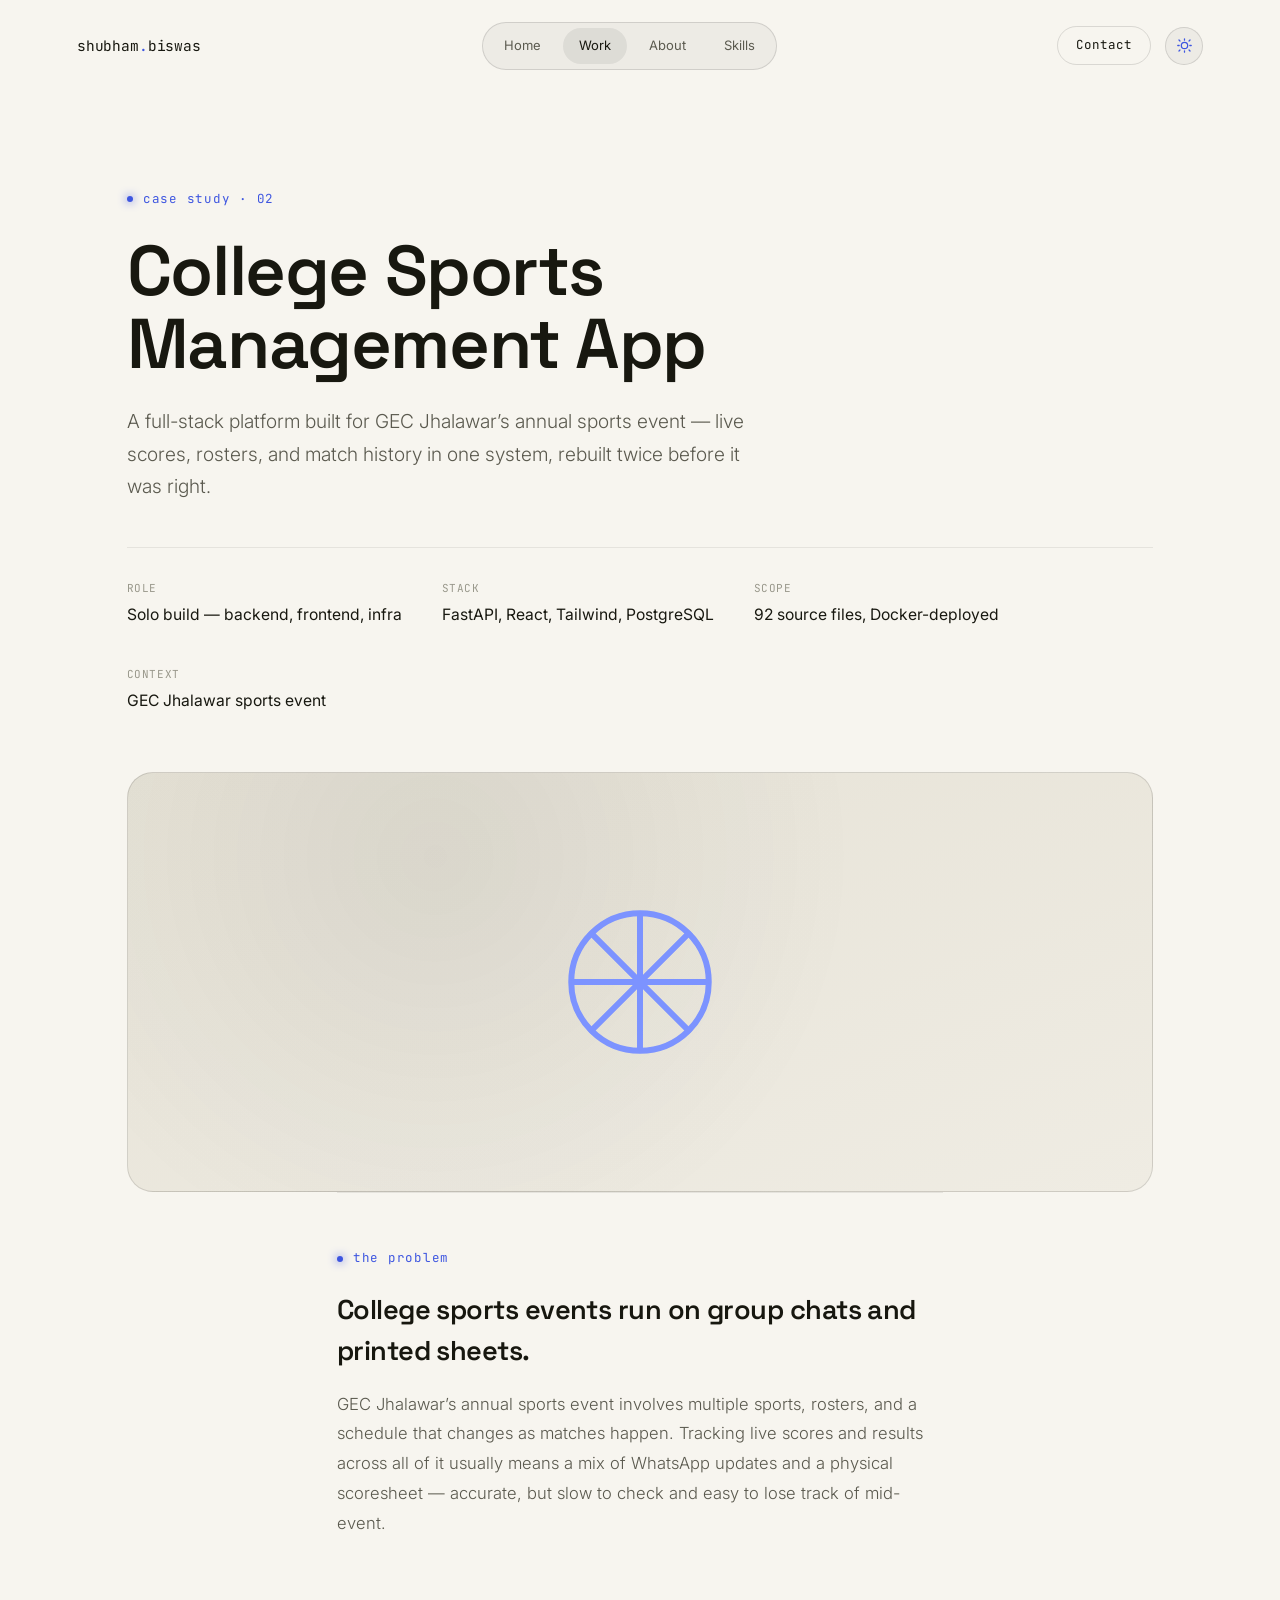
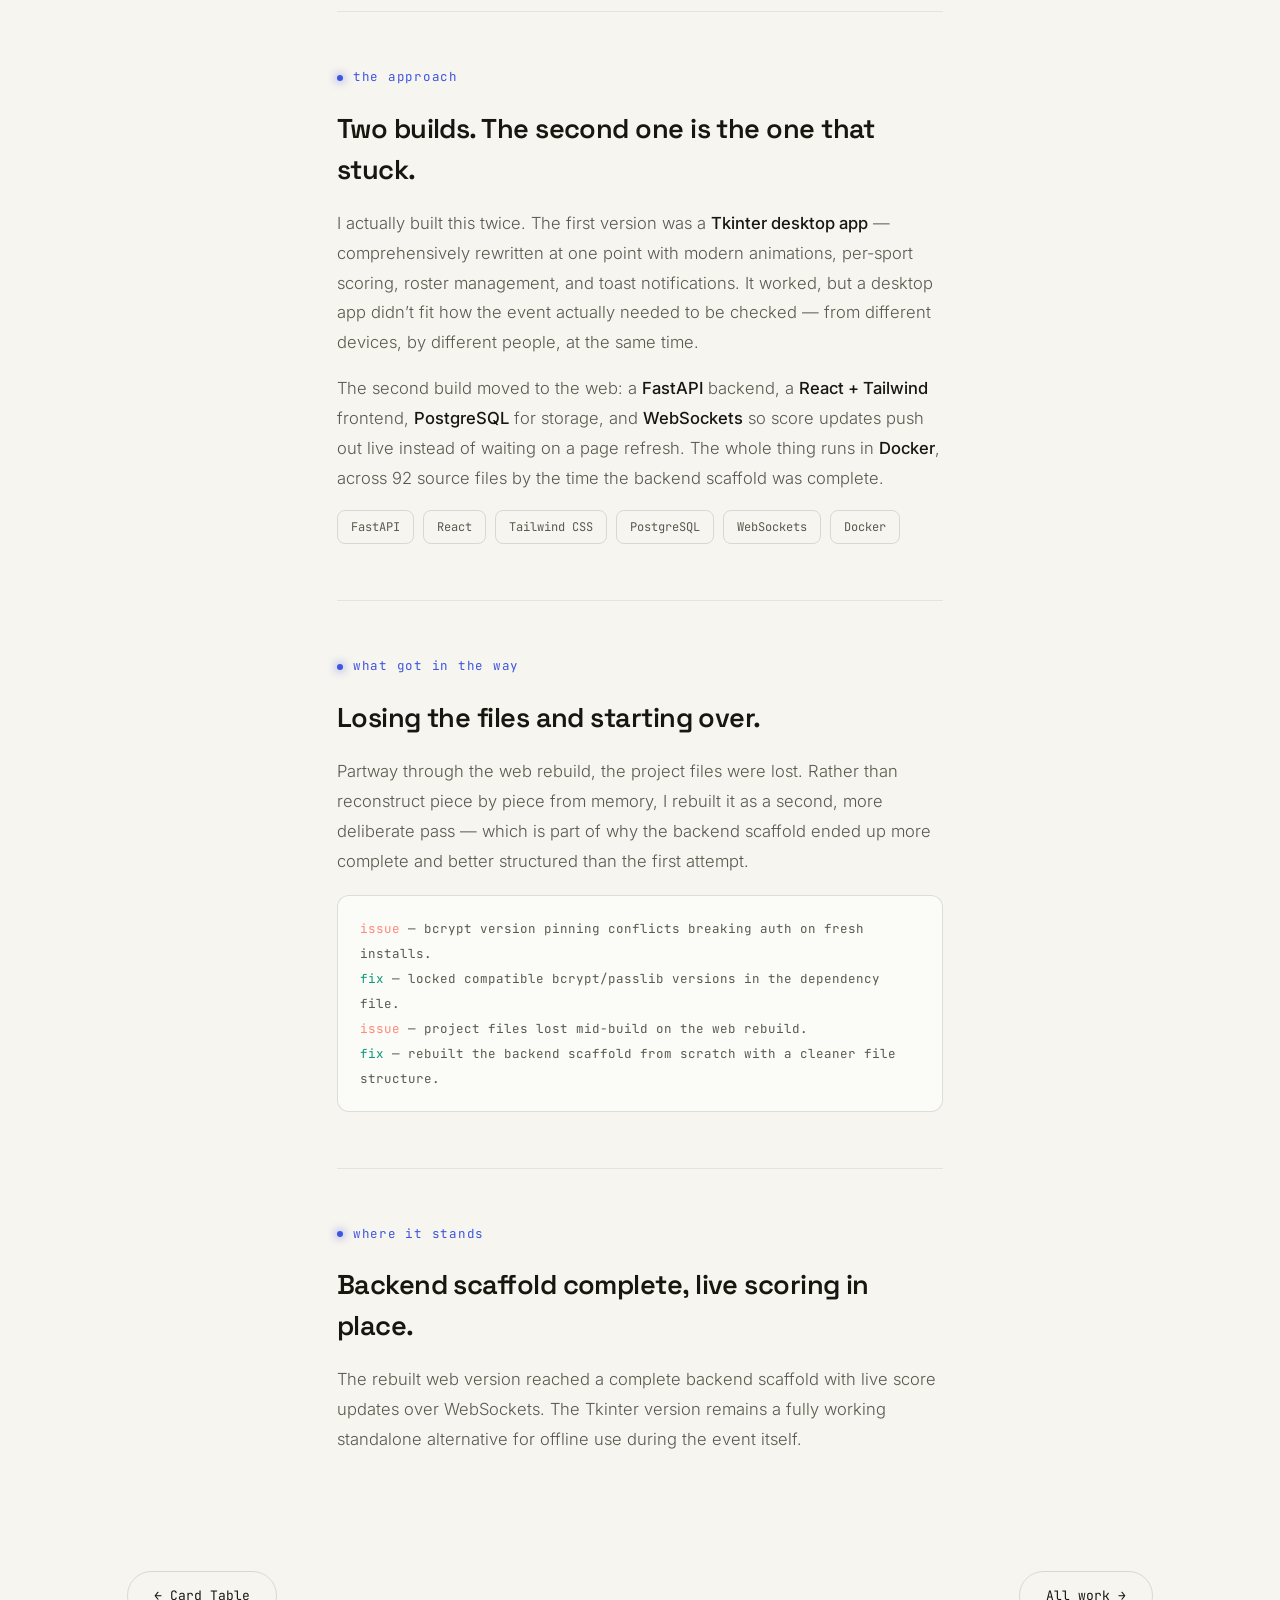
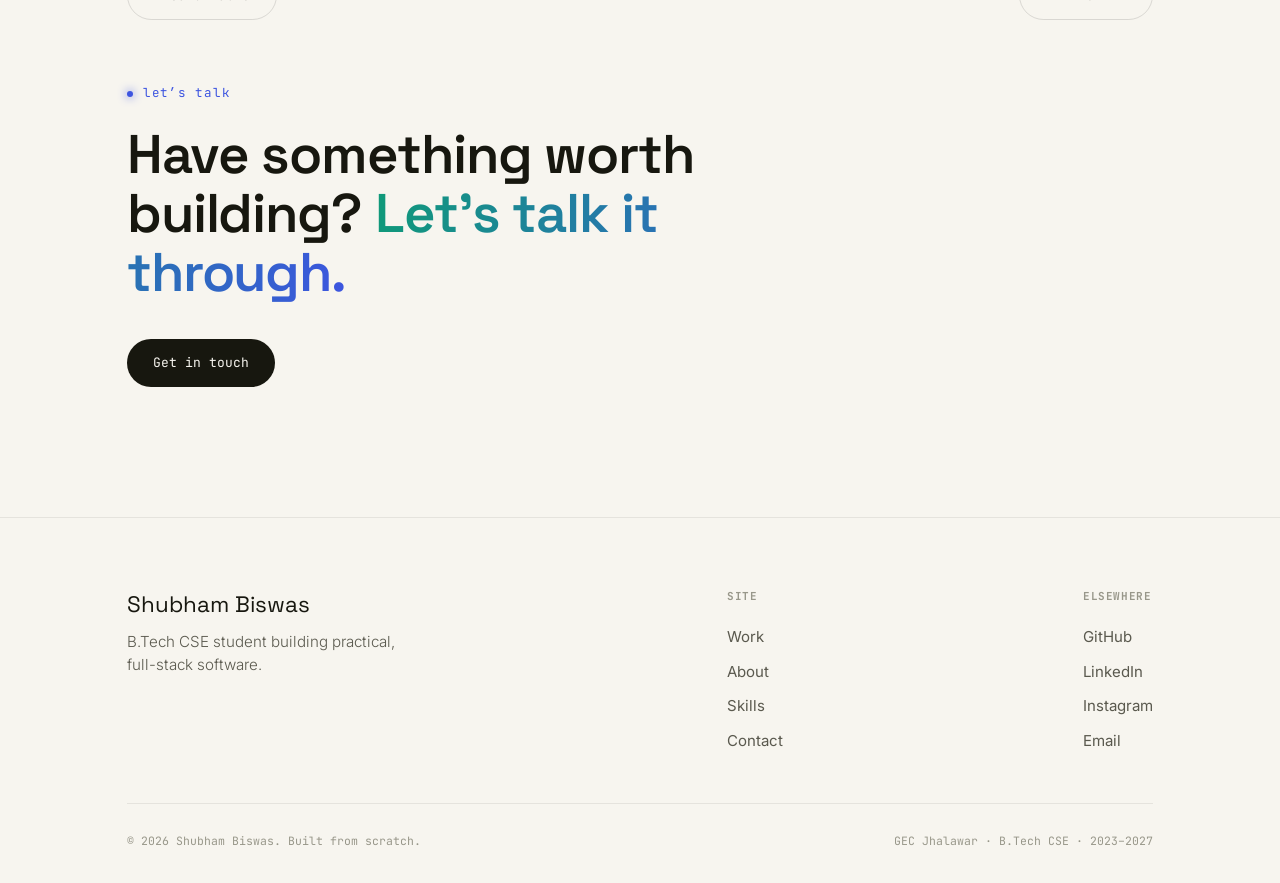
<file: work-sports.html>
<!DOCTYPE html>
<html lang="en">
<head>
<script>
(function(){
  try{
    var t = localStorage.getItem('theme');
    if(!t){ t = window.matchMedia('(prefers-color-scheme: light)').matches ? 'light' : 'dark'; }
    document.documentElement.setAttribute('data-theme', t);
  }catch(e){}
})();
</script>
<meta charset="UTF-8">
<meta name="viewport" content="width=device-width, initial-scale=1.0, viewport-fit=cover">
<meta name="color-scheme" content="dark light">
<title>College Sports Management App — Shubham Biswas</title>
<meta name="description" content="A full-stack sports management platform built for GEC Jhalawar's annual sports event — FastAPI, React, PostgreSQL, WebSockets.">
<meta name="theme-color" content="#141412">
<link rel="stylesheet" href="styles.css">
</head>
<body>

<nav class="nav" id="nav">
  <a href="index.html" class="nav-logo">shubham<span class="dot">.</span>biswas</a>
  <div class="nav-center">
    <a href="index.html">Home</a>
    <a href="work.html" class="active">Work</a>
    <a href="about.html">About</a>
    <a href="skills.html">Skills</a>
  </div>
  <div class="nav-right">
    <a href="contact.html" class="nav-cta">Contact</a>
    <button class="theme-toggle" id="themeToggle" aria-label="Toggle light and dark theme" aria-pressed="false">
      <svg class="icon-moon" viewBox="0 0 24 24" fill="none" stroke="currentColor" stroke-width="1.8" stroke-linecap="round" stroke-linejoin="round"><path d="M21 12.79A9 9 0 1111.21 3 7 7 0 0021 12.79z"/></svg>
      <svg class="icon-sun" viewBox="0 0 24 24" fill="none" stroke="currentColor" stroke-width="1.8" stroke-linecap="round" stroke-linejoin="round"><circle cx="12" cy="12" r="4.5"/><path d="M12 2.5v2M12 19.5v2M4.2 4.2l1.4 1.4M18.4 18.4l1.4 1.4M2.5 12h2M19.5 12h2M4.2 19.8l1.4-1.4M18.4 5.6l1.4-1.4"/></svg>
    </button>
    <div class="nav-burger" id="burger"><span></span><span></span><span></span></div>
  </div>
</nav>

<div class="mobile-menu" id="mobileMenu">
  <a href="index.html">Home</a>
  <a href="work.html" class="active">Work</a>
  <a href="about.html">About</a>
  <a href="skills.html">Skills</a>
  <a href="contact.html">Contact</a>
</div>

<main id="main">

<header class="page-hero" style="padding-bottom:0;">
  <div class="wrap">
    <div class="eyebrow">case study &middot; 02</div>
    <h1 class="reveal">College Sports Management App</h1>
    <p class="reveal reveal-d1">A full-stack platform built for GEC Jhalawar&rsquo;s annual sports event — live scores, rosters, and match history in one system, rebuilt twice before it was right.</p>

    <div class="case-meta reveal reveal-d2">
      <div class="case-meta-item"><div class="label mono">Role</div><div class="value">Solo build — backend, frontend, infra</div></div>
      <div class="case-meta-item"><div class="label mono">Stack</div><div class="value">FastAPI, React, Tailwind, PostgreSQL</div></div>
      <div class="case-meta-item"><div class="label mono">Scope</div><div class="value">92 source files, Docker-deployed</div></div>
      <div class="case-meta-item"><div class="label mono">Context</div><div class="value">GEC Jhalawar sports event</div></div>
    </div>

    <div class="case-visual-hero reveal reveal-d3">
      <svg viewBox="0 0 48 48" fill="none" stroke="#7c93ff" stroke-width="1.3"><circle cx="24" cy="24" r="15"/><path d="M24 9v30M9 24h30M13 13l22 22M35 13L13 35"/></svg>
    </div>
  </div>
</header>

<div class="wrap case-body">

  <div class="case-block reveal">
    <div class="eyebrow">the problem</div>
    <h2>College sports events run on group chats and printed sheets.</h2>
    <p>GEC Jhalawar&rsquo;s annual sports event involves multiple sports, rosters, and a schedule that changes as matches happen. Tracking live scores and results across all of it usually means a mix of WhatsApp updates and a physical scoresheet — accurate, but slow to check and easy to lose track of mid-event.</p>
  </div>

  <div class="case-block reveal">
    <div class="eyebrow">the approach</div>
    <h2>Two builds. The second one is the one that stuck.</h2>
    <p>I actually built this twice. The first version was a <strong style="color:var(--text);font-weight:500;">Tkinter desktop app</strong> — comprehensively rewritten at one point with modern animations, per-sport scoring, roster management, and toast notifications. It worked, but a desktop app didn&rsquo;t fit how the event actually needed to be checked — from different devices, by different people, at the same time.</p>
    <p>The second build moved to the web: a <strong style="color:var(--text);font-weight:500;">FastAPI</strong> backend, a <strong style="color:var(--text);font-weight:500;">React + Tailwind</strong> frontend, <strong style="color:var(--text);font-weight:500;">PostgreSQL</strong> for storage, and <strong style="color:var(--text);font-weight:500;">WebSockets</strong> so score updates push out live instead of waiting on a page refresh. The whole thing runs in <strong style="color:var(--text);font-weight:500;">Docker</strong>, across 92 source files by the time the backend scaffold was complete.</p>
    <div class="case-tech">
      <span class="tag">FastAPI</span><span class="tag">React</span><span class="tag">Tailwind CSS</span><span class="tag">PostgreSQL</span><span class="tag">WebSockets</span><span class="tag">Docker</span>
    </div>
  </div>

  <div class="case-block reveal">
    <div class="eyebrow">what got in the way</div>
    <h2>Losing the files and starting over.</h2>
    <p>Partway through the web rebuild, the project files were lost. Rather than reconstruct piece by piece from memory, I rebuilt it as a second, more deliberate pass — which is part of why the backend scaffold ended up more complete and better structured than the first attempt.</p>
    <div class="bug-log mono">
      <div><span class="tag-bug">issue</span> — bcrypt version pinning conflicts breaking auth on fresh installs.</div>
      <div><span class="tag-fix">fix</span> — locked compatible bcrypt/passlib versions in the dependency file.</div>
      <div><span class="tag-bug">issue</span> — project files lost mid-build on the web rebuild.</div>
      <div><span class="tag-fix">fix</span> — rebuilt the backend scaffold from scratch with a cleaner file structure.</div>
    </div>
  </div>

  <div class="case-block reveal">
    <div class="eyebrow">where it stands</div>
    <h2>Backend scaffold complete, live scoring in place.</h2>
    <p>The rebuilt web version reached a complete backend scaffold with live score updates over WebSockets. The Tkinter version remains a fully working standalone alternative for offline use during the event itself.</p>
  </div>

</div>

<div class="wrap">
  <div class="case-nav">
    <a href="work-cardtable.html" class="btn btn-ghost">&larr; Card Table</a>
    <a href="work.html" class="btn btn-ghost">All work &rarr;</a>
  </div>
</div>

<section class="section cta-section" style="padding-top:20px;">
  <div class="wrap">
    <div class="eyebrow">let&rsquo;s talk</div>
    <h2 class="cta-title reveal">Have something worth building? <span class="accent-text">Let&rsquo;s talk it through.</span></h2>
    <div class="cta-actions reveal">
      <a href="contact.html" class="btn btn-primary">Get in touch</a>
    </div>
  </div>
</section>

</main>

<footer class="site-footer">
  <div class="wrap">
    <div class="footer-top">
      <div>
        <div class="footer-name">Shubham Biswas</div>
        <p class="footer-tag">B.Tech CSE student building practical, full-stack software.</p>
      </div>
      <div class="footer-col">
        <h5>Site</h5>
        <a href="work.html">Work</a>
        <a href="about.html">About</a>
        <a href="skills.html">Skills</a>
        <a href="contact.html">Contact</a>
      </div>
      <div class="footer-col">
        <h5>Elsewhere</h5>
        <a href="https://github.com/iamshubham27" target="_blank" rel="noopener">GitHub</a>
        <a href="https://www.linkedin.com/in/shubham-biswas0227/" target="_blank" rel="noopener">LinkedIn</a>
        <a href="https://www.instagram.com/iamshubhm.27" target="_blank" rel="noopener">Instagram</a>
        <a href="mailto:shubhambiswas469@gmail.com">Email</a>
      </div>
    </div>
    <div class="footer-bottom">
      <span>&copy; 2026 Shubham Biswas. Built from scratch.</span>
      <span>GEC Jhalawar &middot; B.Tech CSE &middot; 2023&ndash;2027</span>
    </div>
  </div>
</footer>

<script src="script.js"></script>
</body>
</html>
</file>
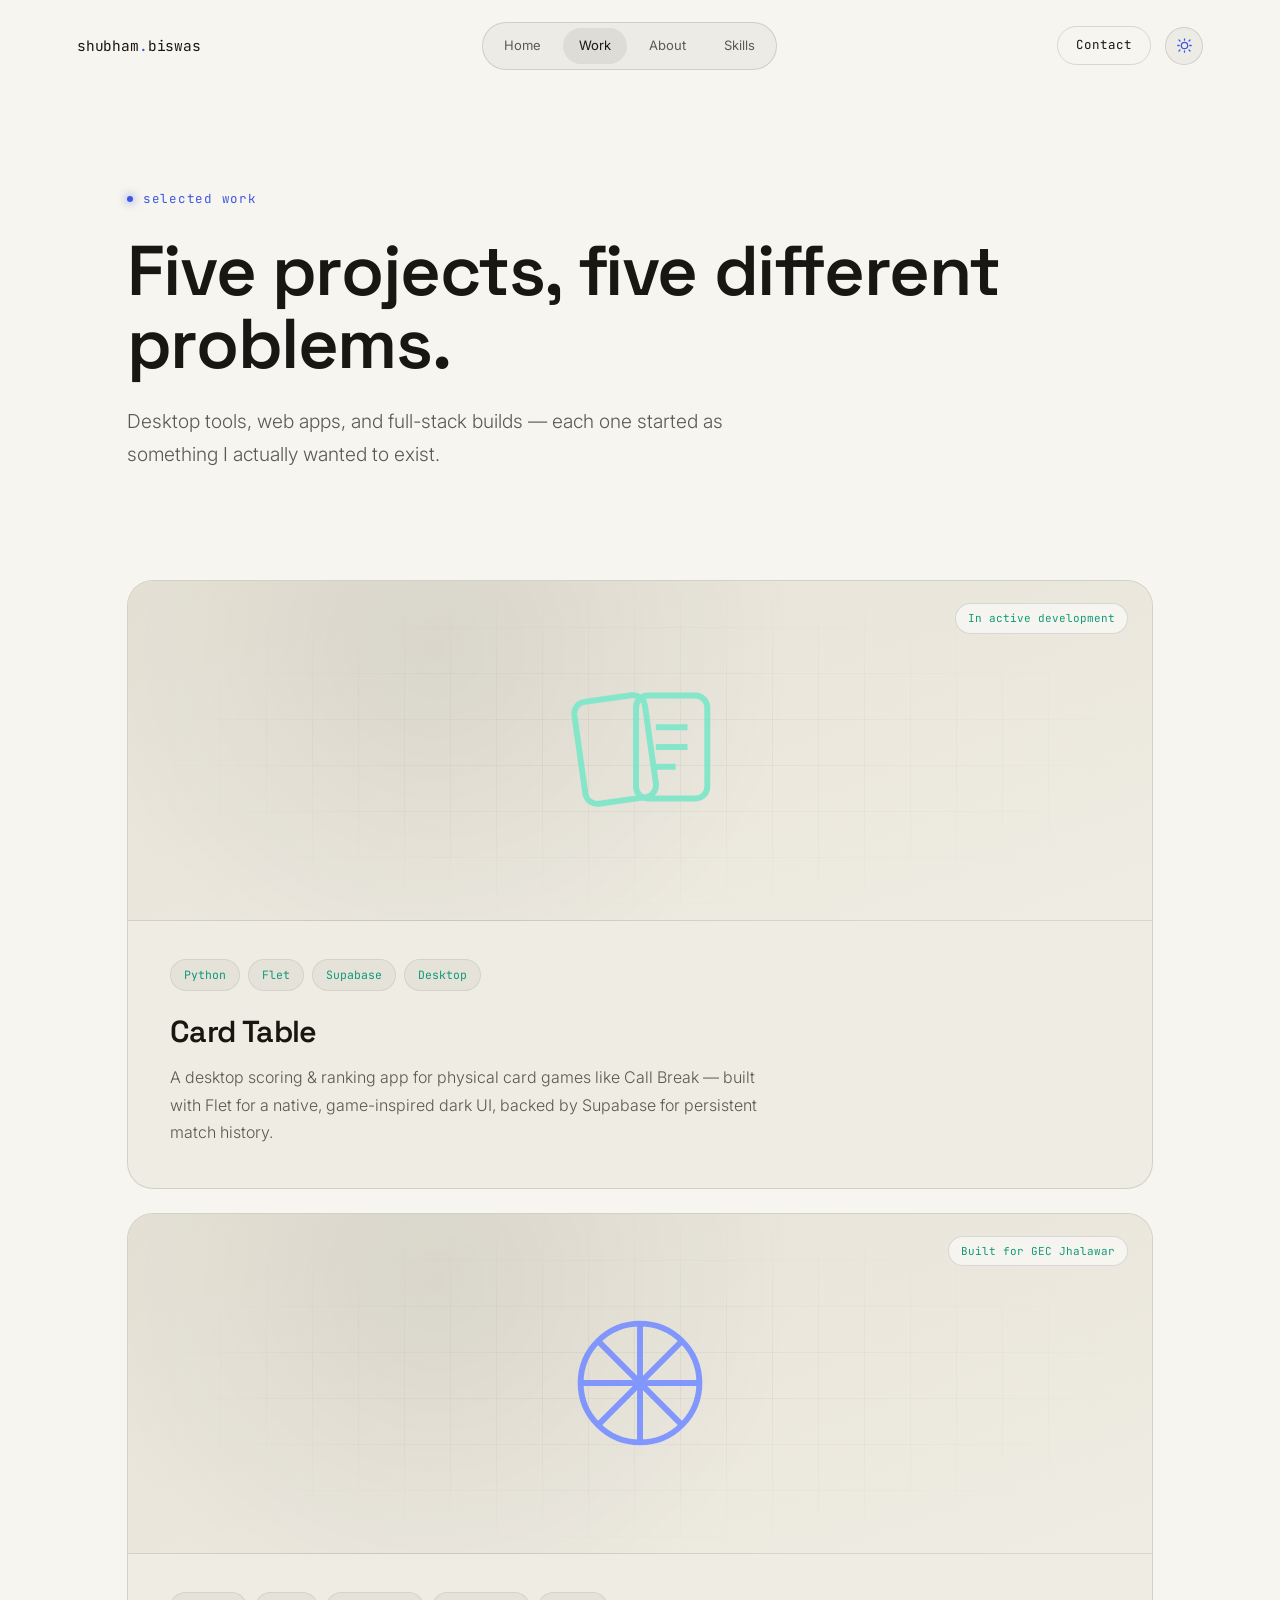
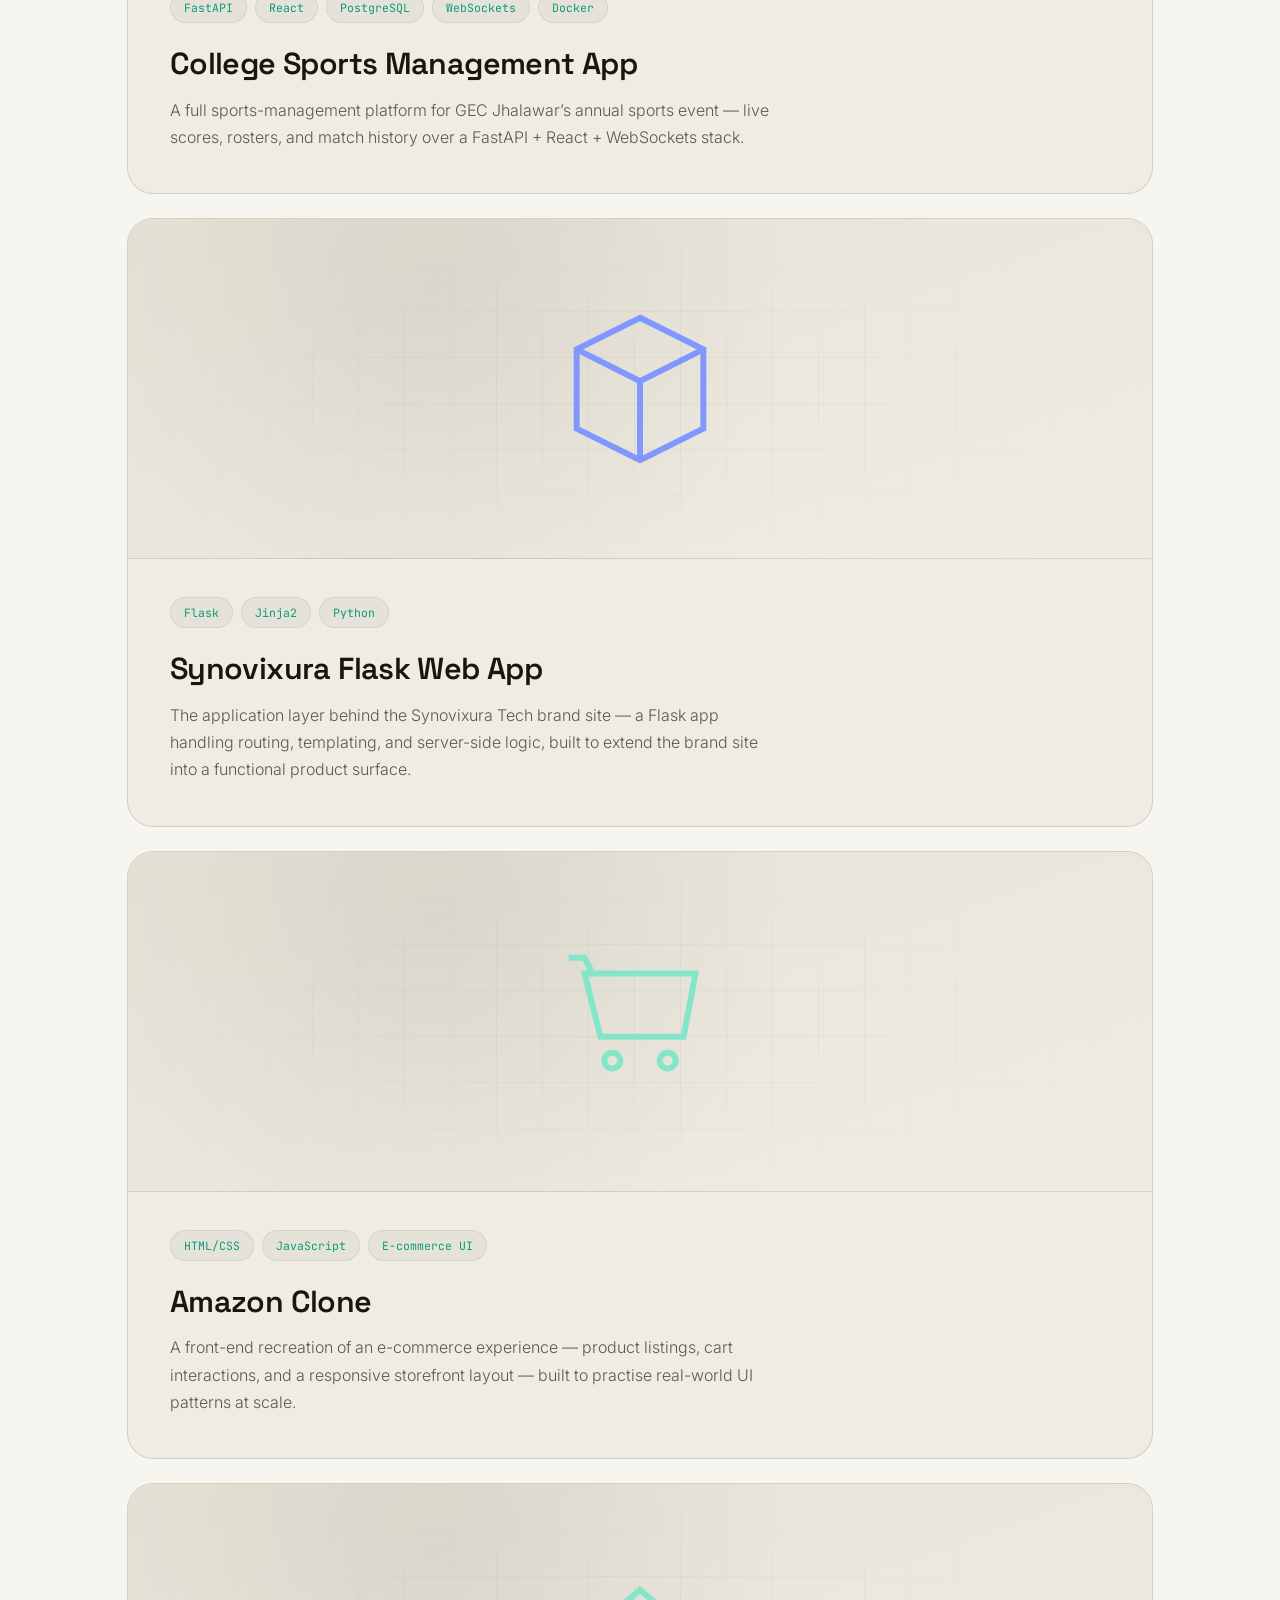
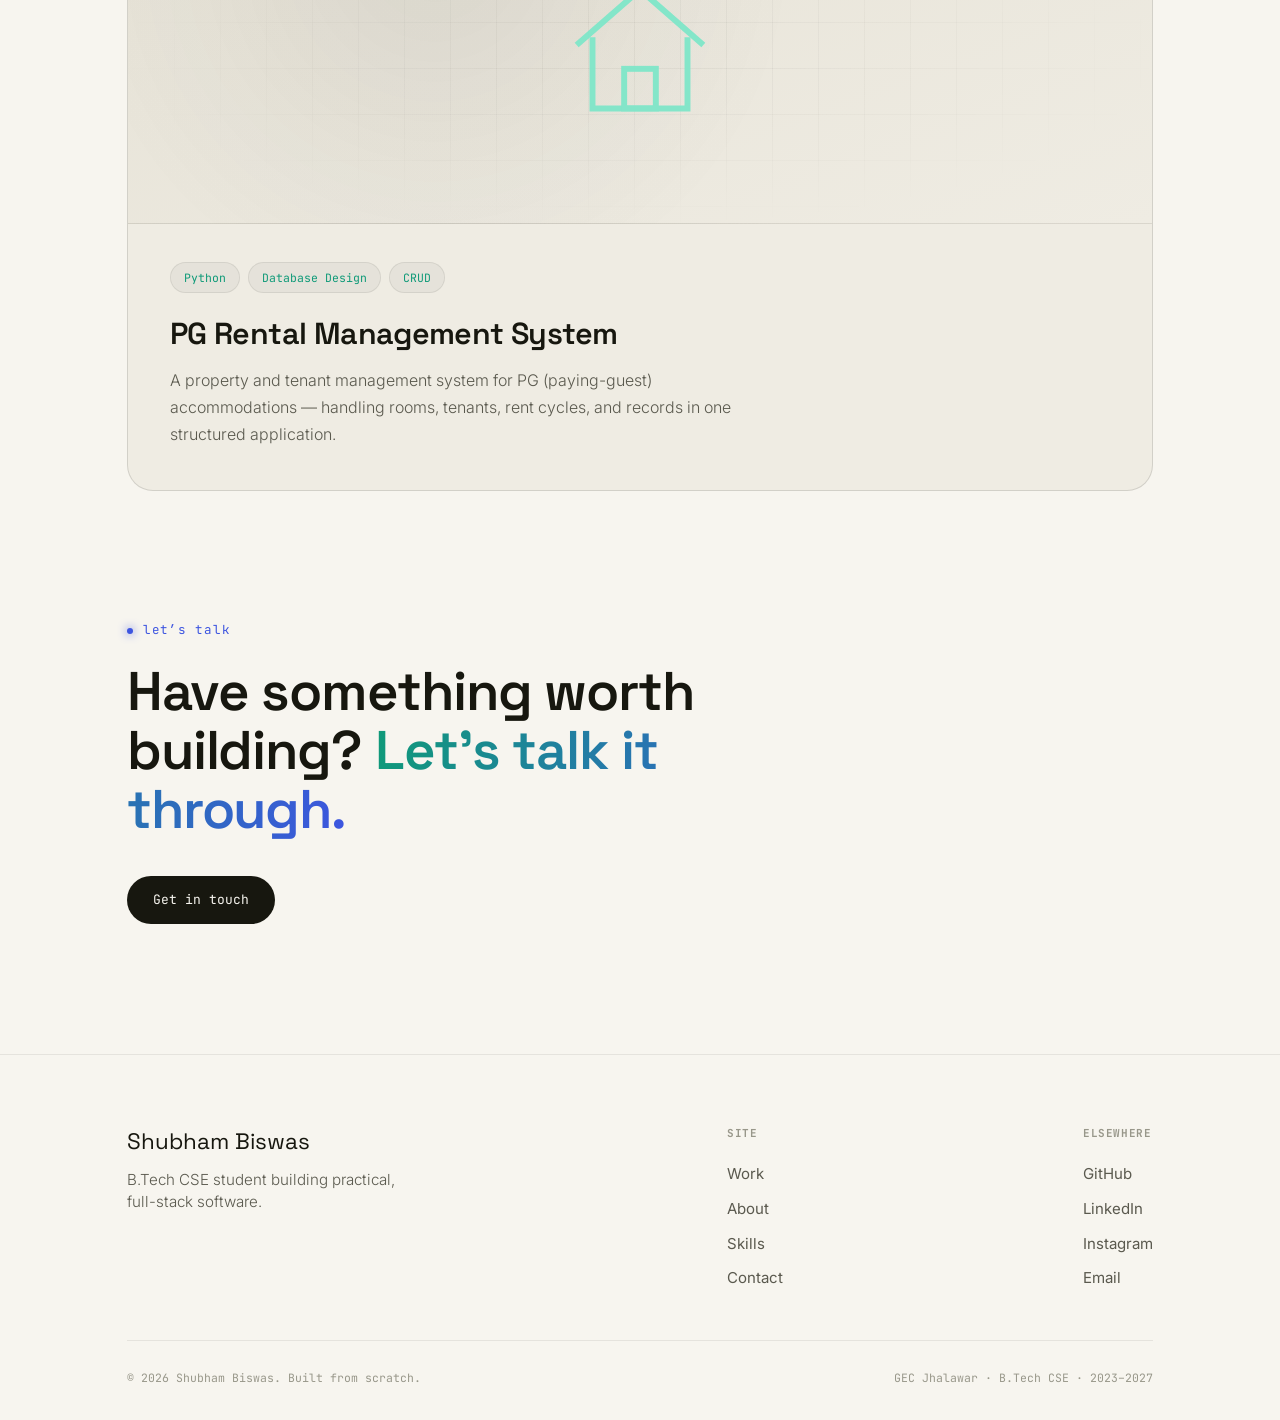
<file: work.html>
<!DOCTYPE html>
<html lang="en">
<head>
<script>
(function(){
  try{
    var t = localStorage.getItem('theme');
    if(!t){ t = window.matchMedia('(prefers-color-scheme: light)').matches ? 'light' : 'dark'; }
    document.documentElement.setAttribute('data-theme', t);
  }catch(e){}
})();
</script>
<meta charset="UTF-8">
<meta name="viewport" content="width=device-width, initial-scale=1.0, viewport-fit=cover">
<meta name="color-scheme" content="dark light">
<title>Work — Shubham Biswas</title>
<meta name="description" content="Selected projects by Shubham Biswas — desktop tools, web apps, and full-stack builds.">
<meta name="theme-color" content="#141412">
<link rel="stylesheet" href="styles.css">
</head>
<body>

<nav class="nav" id="nav">
  <a href="index.html" class="nav-logo">shubham<span class="dot">.</span>biswas</a>
  <div class="nav-center">
    <a href="index.html">Home</a>
    <a href="work.html" class="active">Work</a>
    <a href="about.html">About</a>
    <a href="skills.html">Skills</a>
  </div>
  <div class="nav-right">
    <a href="contact.html" class="nav-cta">Contact</a>
    <button class="theme-toggle" id="themeToggle" aria-label="Toggle light and dark theme" aria-pressed="false">
      <svg class="icon-moon" viewBox="0 0 24 24" fill="none" stroke="currentColor" stroke-width="1.8" stroke-linecap="round" stroke-linejoin="round"><path d="M21 12.79A9 9 0 1111.21 3 7 7 0 0021 12.79z"/></svg>
      <svg class="icon-sun" viewBox="0 0 24 24" fill="none" stroke="currentColor" stroke-width="1.8" stroke-linecap="round" stroke-linejoin="round"><circle cx="12" cy="12" r="4.5"/><path d="M12 2.5v2M12 19.5v2M4.2 4.2l1.4 1.4M18.4 18.4l1.4 1.4M2.5 12h2M19.5 12h2M4.2 19.8l1.4-1.4M18.4 5.6l1.4-1.4"/></svg>
    </button>
    <div class="nav-burger" id="burger"><span></span><span></span><span></span></div>
  </div>
</nav>

<div class="mobile-menu" id="mobileMenu">
  <a href="index.html">Home</a>
  <a href="work.html" class="active">Work</a>
  <a href="about.html">About</a>
  <a href="skills.html">Skills</a>
  <a href="contact.html">Contact</a>
</div>

<main id="main">

<header class="page-hero">
  <div class="wrap">
    <div class="eyebrow">selected work</div>
    <h1 class="reveal">Five projects, five different problems.</h1>
    <p class="reveal reveal-d1">Desktop tools, web apps, and full-stack builds — each one started as something I actually wanted to exist.</p>
  </div>
</header>

<section class="section" style="padding-top:20px;">
  <div class="wrap">
    <div class="work-list">

      <a href="work-cardtable.html" class="work-card reveal" data-glow>
        <div class="work-visual">
          <div class="grid-overlay"></div>
          <span class="work-status mono">In active development</span>
          <svg viewBox="0 0 48 48" fill="none" stroke="#7fe6c9" stroke-width="1.5"><rect x="7" y="12" width="18" height="26" rx="3" transform="rotate(-8 7 12)"/><rect x="23" y="10" width="18" height="26" rx="3"/><path d="M28 18h8M28 23h8M28 28h5"/></svg>
        </div>
        <div class="work-body">
          <div class="work-tags"><span class="pill">Python</span><span class="pill">Flet</span><span class="pill">Supabase</span><span class="pill">Desktop</span></div>
          <h3 class="work-title">Card Table
            <svg viewBox="0 0 24 24" fill="none" stroke="currentColor" stroke-width="2"><path d="M5 12h14M13 6l6 6-6 6"/></svg>
          </h3>
          <p class="work-desc">A desktop scoring &amp; ranking app for physical card games like Call Break — built with Flet for a native, game-inspired dark UI, backed by Supabase for persistent match history.</p>
        </div>
      </a>

      <a href="work-sports.html" class="work-card reveal reveal-d1" data-glow>
        <div class="work-visual">
          <div class="grid-overlay"></div>
          <span class="work-status mono">Built for GEC Jhalawar</span>
          <svg viewBox="0 0 48 48" fill="none" stroke="#7c93ff" stroke-width="1.5"><circle cx="24" cy="24" r="15"/><path d="M24 9v30M9 24h30M13 13l22 22M35 13L13 35"/></svg>
        </div>
        <div class="work-body">
          <div class="work-tags"><span class="pill">FastAPI</span><span class="pill">React</span><span class="pill">PostgreSQL</span><span class="pill">WebSockets</span><span class="pill">Docker</span></div>
          <h3 class="work-title">College Sports Management App
            <svg viewBox="0 0 24 24" fill="none" stroke="currentColor" stroke-width="2"><path d="M5 12h14M13 6l6 6-6 6"/></svg>
          </h3>
          <p class="work-desc">A full sports-management platform for GEC Jhalawar&rsquo;s annual sports event — live scores, rosters, and match history over a FastAPI + React + WebSockets stack.</p>
        </div>
      </a>

      <div class="work-card reveal reveal-d2">
        <div class="work-visual">
          <div class="grid-overlay"></div>
          <svg viewBox="0 0 48 48" fill="none" stroke="#7c93ff" stroke-width="1.5"><path d="M24 6l16 8v20l-16 8-16-8V14z"/><path d="M8 14l16 8 16-8M24 22v20"/></svg>
        </div>
        <div class="work-body">
          <div class="work-tags"><span class="pill">Flask</span><span class="pill">Jinja2</span><span class="pill">Python</span></div>
          <h3 class="work-title">Synovixura Flask Web App</h3>
          <p class="work-desc">The application layer behind the Synovixura Tech brand site — a Flask app handling routing, templating, and server-side logic, built to extend the brand site into a functional product surface.</p>
        </div>
      </div>

      <div class="work-card reveal reveal-d3">
        <div class="work-visual">
          <div class="grid-overlay"></div>
          <svg viewBox="0 0 48 48" fill="none" stroke="#7fe6c9" stroke-width="1.5"><path d="M10 12h28l-3 16H14z"/><circle cx="17" cy="34" r="2"/><circle cx="31" cy="34" r="2"/><path d="M6 8h4l2 4"/></svg>
        </div>
        <div class="work-body">
          <div class="work-tags"><span class="pill">HTML/CSS</span><span class="pill">JavaScript</span><span class="pill">E-commerce UI</span></div>
          <h3 class="work-title">Amazon Clone</h3>
          <p class="work-desc">A front-end recreation of an e-commerce experience — product listings, cart interactions, and a responsive storefront layout — built to practise real-world UI patterns at scale.</p>
        </div>
      </div>

      <div class="work-card reveal">
        <div class="work-visual">
          <div class="grid-overlay"></div>
          <svg viewBox="0 0 48 48" fill="none" stroke="#7fe6c9" stroke-width="1.5"><path d="M8 22L24 8l16 14"/><path d="M12 20v18h24V20"/><rect x="20" y="28" width="8" height="10"/></svg>
        </div>
        <div class="work-body">
          <div class="work-tags"><span class="pill">Python</span><span class="pill">Database Design</span><span class="pill">CRUD</span></div>
          <h3 class="work-title">PG Rental Management System</h3>
          <p class="work-desc">A property and tenant management system for PG (paying-guest) accommodations — handling rooms, tenants, rent cycles, and records in one structured application.</p>
        </div>
      </div>

    </div>
  </div>
</section>

<section class="section cta-section" style="padding-top:0;">
  <div class="wrap">
    <div class="eyebrow">let&rsquo;s talk</div>
    <h2 class="cta-title reveal">Have something worth building? <span class="accent-text">Let&rsquo;s talk it through.</span></h2>
    <div class="cta-actions reveal">
      <a href="contact.html" class="btn btn-primary">Get in touch</a>
    </div>
  </div>
</section>

</main>

<footer class="site-footer">
  <div class="wrap">
    <div class="footer-top">
      <div>
        <div class="footer-name">Shubham Biswas</div>
        <p class="footer-tag">B.Tech CSE student building practical, full-stack software.</p>
      </div>
      <div class="footer-col">
        <h5>Site</h5>
        <a href="work.html">Work</a>
        <a href="about.html">About</a>
        <a href="skills.html">Skills</a>
        <a href="contact.html">Contact</a>
      </div>
      <div class="footer-col">
        <h5>Elsewhere</h5>
        <a href="https://github.com/iamshubham27" target="_blank" rel="noopener">GitHub</a>
        <a href="https://www.linkedin.com/in/shubham-biswas0227/" target="_blank" rel="noopener">LinkedIn</a>
        <a href="https://www.instagram.com/iamshubhm.27" target="_blank" rel="noopener">Instagram</a>
        <a href="mailto:shubhambiswas469@gmail.com">Email</a>
      </div>
    </div>
    <div class="footer-bottom">
      <span>&copy; 2026 Shubham Biswas. Built from scratch.</span>
      <span>GEC Jhalawar &middot; B.Tech CSE &middot; 2023&ndash;2027</span>
    </div>
  </div>
</footer>

<script src="script.js"></script>
</body>
</html>
</file>
<file: styles.css>
/*SHUBHAM BISWAS — PORTFOLIO
Shared stylesheet */

@import url('https://fonts.googleapis.com/css2?family=Space+Grotesk:wght@300;400;500;600;700&family=Inter:wght@300;400;500;600&family=JetBrains+Mono:wght@400;500&display=swap');

:root{
  --bg:            #141412;
  --bg-soft:       #1b1b19;
  --bg-elevated:   #202020;
  --surface:       rgba(255,255,255,0.045);
  --surface-strong:rgba(255,255,255,0.08);
  --border:        rgba(255,255,255,0.1);
  --border-soft:   rgba(255,255,255,0.06);
  --text:          #f3f2ec;
  --text-dim:      #9c9b93;
  --text-faint:    #605f58;
  --accent:        #7c93ff;   /* indigo — code / build */
  --accent-soft:   #7c93ff2b;
  --accent2:       #7fe6c9;   /* mint — sport / craft */
  --accent2-soft:  #7fe6c92b;
  --radius-lg:     26px;
  --radius-md:     16px;
  --ease: cubic-bezier(0.16, 1, 0.3, 1);

  --glass:         rgba(10,10,9,0.4);
  --nav-glass:     rgba(20,20,18,0.68);
  --grid-line:     rgba(255,255,255,0.035);
  --border-strong: rgba(255,255,255,0.22);
  --shadow-soft:   0 24px 60px -22px rgba(0,0,0,0.55);
  --shadow-lift:   0 30px 70px -24px rgba(0,0,0,0.6);
  --scrollbar-track: #1b1b19;
  color-scheme: dark;
}

[data-theme="light"]{
  --bg:            #f7f5ef;
  --bg-soft:       #efece3;
  --bg-elevated:   #e6e2d6;
  --surface:       rgba(20,20,18,0.04);
  --surface-strong:rgba(20,20,18,0.07);
  --border:        rgba(20,20,18,0.13);
  --border-soft:   rgba(20,20,18,0.08);
  --text:          #17170f;
  --text-dim:      #5a594e;
  --text-faint:    #98978a;
  --accent:        #3d55e0;
  --accent-soft:   #3d55e026;
  --accent2:       #0f9a78;
  --accent2-soft:  #0f9a7824;

  --glass:         rgba(255,255,255,0.55);
  --nav-glass:     rgba(247,245,239,0.72);
  --grid-line:     rgba(20,20,18,0.045);
  --border-strong: rgba(20,20,18,0.28);
  --shadow-soft:   0 24px 60px -26px rgba(30,29,20,0.18);
  --shadow-lift:   0 30px 70px -26px rgba(30,29,20,0.22);
  --scrollbar-track: #efece3;
  color-scheme: light;
}

html{transition:background-color .5s var(--ease);}


*{margin:0;padding:0;box-sizing:border-box;}
html{scroll-behavior:smooth;}
body{
  background:var(--bg);
  color:var(--text);
  font-family:'Inter',sans-serif;
  -webkit-font-smoothing:antialiased;
  line-height:1.5;
  overflow-x:hidden;
  transition:background-color .5s var(--ease), color .5s var(--ease);
  position:relative;
}
body::before{
  content:'';
  position:fixed;
  inset:0;
  z-index:2000;
  pointer-events:none;
  opacity:0.035;
  mix-blend-mode:overlay;
  background-image:url("data:image/svg+xml,%3Csvg xmlns='http://www.w3.org/2000/svg' width='140' height='140'%3E%3Cfilter id='n'%3E%3CfeTurbulence type='fractalNoise' baseFrequency='0.9' numOctaves='2' stitchTiles='stitch'/%3E%3C/filter%3E%3Crect width='100%25' height='100%25' filter='url(%23n)'/%3E%3C/svg%3E");
}
img,svg{display:block;max-width:100%;}
a{color:inherit;text-decoration:none;}
ul{list-style:none;}
button{font:inherit;background:none;border:none;color:inherit;cursor:pointer;}
::selection{background:var(--accent);color:var(--bg);}

::-webkit-scrollbar{width:11px;}
::-webkit-scrollbar-track{background:var(--scrollbar-track);}
::-webkit-scrollbar-thumb{background:var(--border-strong);border-radius:10px;border:2px solid var(--scrollbar-track);}
::-webkit-scrollbar-thumb:hover{background:var(--accent);}

@media (prefers-reduced-motion: reduce){
  *{animation-duration:0.01ms !important;animation-iteration-count:1 !important;transition-duration:0.01ms !important;scroll-behavior:auto !important;}
}
a:focus-visible, button:focus-visible, summary:focus-visible{
  outline:2px solid var(--accent);
  outline-offset:4px;
  border-radius:4px;
}

h1,h2,h3,h4{
  font-family:'Space Grotesk',sans-serif;
  font-weight:600;
  letter-spacing:-0.02em;
  color:var(--text);
}

.mono{font-family:'JetBrains Mono',monospace;}

/* LAYOUT HELPERS */
.wrap{
  max-width:1180px;
  margin:0 auto;
  padding:0 6vw;
}
.section{
  position:relative;
  padding:130px 0;
}
.section-tight{padding:90px 0;}
.eyebrow{
  font-family:'JetBrains Mono',monospace;
  font-size:12.5px;
  letter-spacing:0.06em;
  color:var(--accent);
  display:flex;
  align-items:center;
  gap:10px;
  margin-bottom:22px;
  text-transform:lowercase;
}
.eyebrow::before{
  content:'';
  width:6px;height:6px;
  border-radius:50%;
  background:var(--accent);
  box-shadow:0 0 10px var(--accent);
  flex-shrink:0;
}
.section-title{
  font-size:clamp(2rem, 4.6vw, 3.4rem);
  line-height:1.08;
  max-width:800px;
}
.section-sub{
  font-size:clamp(1rem,1.4vw,1.15rem);
  color:var(--text-dim);
  max-width:600px;
  font-weight:300;
  line-height:1.7;
  margin-top:20px;
}
.divider{
  height:1px;
  background:var(--border-soft);
  width:100%;
}

/* reveal */
.reveal{opacity:0;transform:translateY(28px);transition:opacity .9s var(--ease), transform .9s var(--ease);}
.reveal.in{opacity:1;transform:translateY(0);}
.reveal-d1{transition-delay:.08s;}
.reveal-d2{transition-delay:.16s;}
.reveal-d3{transition-delay:.24s;}

/* buttons */
.btn{
  font-family:'JetBrains Mono',monospace;
  font-size:13px;
  padding:14px 26px;
  border-radius:100px;
  display:inline-flex;
  align-items:center;
  gap:8px;
  transition:all .35s var(--ease);
}
.btn-primary{background:var(--text);color:var(--bg);}
.btn-primary:hover{background:var(--accent);color:var(--bg);transform:translateY(-2px);box-shadow:0 10px 26px -8px var(--accent-soft);}
.btn-ghost{border:1px solid var(--border);color:var(--text);}
.btn-ghost:hover{border-color:var(--accent2);color:var(--accent2);transform:translateY(-2px);}

/* tag pill */
.pill{
  font-family:'JetBrains Mono',monospace;
  font-size:11.5px;
  padding:6px 13px;
  border:1px solid var(--border);
  border-radius:100px;
  color:var(--text-dim);
}

/*NAV */
.nav{
  position:fixed;top:0;left:0;right:0;z-index:1000;
  display:flex;align-items:center;justify-content:space-between;
  padding:22px 6vw;
  transition:background .5s var(--ease), backdrop-filter .5s var(--ease), border-color .5s var(--ease), padding .4s var(--ease);
  border-bottom:1px solid transparent;
}
.nav-right{display:flex;align-items:center;gap:14px;}
.nav.scrolled{
  background:var(--nav-glass);
  backdrop-filter:blur(18px) saturate(140%);
  -webkit-backdrop-filter:blur(18px) saturate(140%);
  border-bottom:1px solid var(--border-soft);
  padding:15px 6vw;
}
.nav-logo{
  font-family:'JetBrains Mono',monospace;
  font-size:14.5px;
  letter-spacing:-0.01em;
}
.nav-logo .dot{color:var(--accent);}
.nav-center{
  display:flex;gap:6px;
  border:1px solid var(--border);
  border-radius:100px;
  padding:5px;
  background:var(--surface);
}
.nav-center a{
  font-size:13px;
  padding:8px 16px;
  border-radius:100px;
  color:var(--text-dim);
  transition:all .3s var(--ease);
}
.nav-center a:hover{color:var(--text);}
.nav-center a.active{background:var(--surface-strong);color:var(--text);}
.nav-cta{
  font-family:'JetBrains Mono',monospace;
  font-size:12.5px;
  border:1px solid var(--border);
  padding:9px 18px;
  border-radius:100px;
  transition:all .3s var(--ease);
}
.nav-cta:hover{background:var(--accent);border-color:var(--accent);color:var(--bg);}

.theme-toggle{
  width:38px;height:38px;
  border-radius:50%;
  border:1px solid var(--border);
  background:var(--surface);
  display:flex;align-items:center;justify-content:center;
  position:relative;
  flex-shrink:0;
  transition:border-color .3s var(--ease), background .3s var(--ease), transform .3s var(--ease);
}
.theme-toggle:hover{border-color:var(--accent2);transform:translateY(-2px);}
.theme-toggle svg{
  width:17px;height:17px;
  position:absolute;
  transition:opacity .35s var(--ease), transform .5s var(--ease);
}
.theme-toggle .icon-moon{color:var(--accent2);opacity:1;transform:rotate(0deg) scale(1);}
.theme-toggle .icon-sun{color:var(--accent);opacity:0;transform:rotate(90deg) scale(0.4);}
[data-theme="light"] .theme-toggle .icon-moon{opacity:0;transform:rotate(-90deg) scale(0.4);}
[data-theme="light"] .theme-toggle .icon-sun{opacity:1;transform:rotate(0deg) scale(1);}

.nav-burger{display:none;width:22px;height:16px;position:relative;cursor:pointer;}
.nav-burger span{position:absolute;left:0;right:0;height:1.5px;background:var(--text);transition:all .3s var(--ease);}
.nav-burger span:nth-child(1){top:0;}
.nav-burger span:nth-child(2){top:7px;}
.nav-burger span:nth-child(3){top:14px;}
.mobile-menu{
  position:fixed;inset:0;z-index:999;
  background:var(--bg);
  display:flex;flex-direction:column;
  justify-content:center;
  gap:8px;
  padding:0 8vw;
  transform:translateY(-100%);
  transition:transform .5s var(--ease);
}
.mobile-menu.open{transform:translateY(0);}
.mobile-menu a{
  font-family:'Space Grotesk',sans-serif;
  font-size:2.2rem;
  padding:14px 0;
  border-bottom:1px solid var(--border-soft);
  color:var(--text-dim);
}
.mobile-menu a.active{color:var(--accent);}

@media (max-width:860px){
  .nav-center{display:none;}
  .nav-cta{display:none;}
  .nav-burger{display:block;}
}

/* HERO (site-wide inner-page hero, non-home)*/
.page-hero{
  padding:190px 0 90px;
}
.page-hero .eyebrow{margin-bottom:26px;}
.page-hero h1{
  font-size:clamp(2.4rem,6vw,4.4rem);
  line-height:1.04;
  max-width:900px;
}
.page-hero p{
  margin-top:24px;
  color:var(--text-dim);
  font-weight:300;
  font-size:clamp(1rem,1.6vw,1.2rem);
  max-width:640px;
  line-height:1.7;
}

/* HOME HERO*/
.home-hero{
  min-height:100vh;
  display:flex;
  flex-direction:column;
  justify-content:center;
  padding:170px 0 60px;
  position:relative;
}
.home-hero-bg{position:absolute;inset:0;z-index:0;pointer-events:none;overflow:hidden;}
.hh-blob{position:absolute;border-radius:50%;filter:blur(100px);opacity:.4;will-change:transform;}
.hh-blob-1{width:600px;height:600px;background:radial-gradient(circle at 30% 30%,var(--accent),transparent 70%);top:-220px;left:-160px;}
.hh-blob-2{width:480px;height:480px;background:radial-gradient(circle at 60% 40%,var(--accent2),transparent 70%);bottom:-200px;right:-120px;opacity:.32;}
[data-theme="light"] .hh-blob{opacity:.16;}
[data-theme="light"] .hh-blob-2{opacity:.13;}

.home-hero-inner{position:relative;z-index:2;}
.hh-kicker{
  font-family:'JetBrains Mono',monospace;
  font-size:13px;
  color:var(--text-dim);
  display:inline-flex;align-items:center;gap:10px;
  padding:8px 16px;
  border:1px solid var(--border);
  border-radius:100px;
  margin-bottom:32px;
  opacity:0;animation:fadeUp .9s var(--ease) .15s forwards;
}
.hh-kicker .dot2{width:6px;height:6px;border-radius:50%;background:var(--accent2);box-shadow:0 0 10px var(--accent2);}
.home-hero h1{
  font-size:clamp(2.6rem,7vw,5.6rem);
  line-height:1.03;
  max-width:980px;
  opacity:0;animation:fadeUp 1s var(--ease) .3s forwards;
}
.home-hero h1 .accent-text{
  background:linear-gradient(100deg,var(--accent),var(--accent2));
  -webkit-background-clip:text;background-clip:text;color:transparent;
}
.hh-sub{
  margin-top:26px;
  font-size:clamp(1.05rem,2vw,1.3rem);
  color:var(--text-dim);
  font-weight:300;
  max-width:620px;
  opacity:0;animation:fadeUp 1s var(--ease) .48s forwards;
}
.hh-actions{
  margin-top:42px;
  display:flex;gap:16px;flex-wrap:wrap;
  opacity:0;animation:fadeUp 1s var(--ease) .64s forwards;
}
@keyframes fadeUp{from{opacity:0;transform:translateY(20px);}to{opacity:1;transform:translateY(0);}}

/* terminal signature widget */
.terminal{
  margin-top:64px;
  max-width:560px;
  border:1px solid var(--border);
  border-radius:14px;
  background:var(--glass);
  backdrop-filter:blur(6px);
  overflow:hidden;
  opacity:0;animation:fadeUp 1s var(--ease) .8s forwards;
  box-shadow:var(--shadow-soft);
}
.terminal-bar{
  display:flex;align-items:center;gap:8px;
  padding:11px 16px;
  border-bottom:1px solid var(--border-soft);
  background:var(--surface);
}
.terminal-dot{width:9px;height:9px;border-radius:50%;}
.terminal-dot:nth-child(1){background:#ff5f57;}
.terminal-dot:nth-child(2){background:#febc2e;}
.terminal-dot:nth-child(3){background:#28c840;}
.terminal-title{
  margin-left:8px;
  font-family:'JetBrains Mono',monospace;
  font-size:11px;color:var(--text-faint);
}
.terminal-body{
  padding:18px 20px 22px;
  font-family:'JetBrains Mono',monospace;
  font-size:12.5px;
  line-height:1.9;
  color:var(--text-dim);
  min-height:130px;
}
.terminal-body .prompt{color:var(--accent2);}
.terminal-body .ok{color:var(--accent2);}
.terminal-line{opacity:0;white-space:pre-wrap;}
.terminal-cursor{
  display:inline-block;width:7px;height:13px;
  background:var(--accent2);
  margin-left:2px;
  animation:blink 1s steps(1) infinite;
  vertical-align:middle;
}
@keyframes blink{50%{opacity:0;}}

/* fact ticker */
.ticker-wrap{
  margin-top:90px;
  border-top:1px solid var(--border-soft);
  border-bottom:1px solid var(--border-soft);
  overflow:hidden;
  padding:22px 0;
  position:relative;
  z-index:2;
}
.ticker-track{
  display:flex;
  width:max-content;
  gap:0;
  animation:tickerScroll 32s linear infinite;
}
.ticker-item{
  font-family:'JetBrains Mono',monospace;
  font-size:13.5px;
  color:var(--text-dim);
  white-space:nowrap;
  padding:0 34px;
  display:flex;align-items:center;gap:12px;
}
.ticker-item::before{content:'✦';color:var(--accent);font-size:11px;}
@keyframes tickerScroll{
  from{transform:translateX(0);}
  to{transform:translateX(-50%);}
}

/* WORK CARDS*/
.work-list{display:flex;flex-direction:column;gap:24px;}
.work-card{
  display:block;
  position:relative;
  border:1px solid var(--border);
  border-radius:var(--radius-lg);
  overflow:hidden;
  background:var(--bg-soft);
  transition:border-color .4s var(--ease), transform .5s var(--ease);
}
.work-card:hover{border-color:var(--border-strong);transform:translateY(-6px);box-shadow:var(--shadow-lift);}
a.work-card{cursor:pointer;}
.work-visual{
  position:relative;
  height:340px;
  display:flex;align-items:center;justify-content:center;
  overflow:hidden;
  background:
    radial-gradient(600px circle at var(--mx,30%) var(--my,20%), var(--surface-strong), transparent 60%),
    linear-gradient(160deg, var(--bg-elevated), var(--bg-soft));
  border-bottom:1px solid var(--border-soft);
}
.work-visual svg{width:34%;max-width:190px;opacity:0.95;}
.work-visual .grid-overlay{
  position:absolute;inset:0;
  background-image:linear-gradient(to right, var(--grid-line) 1px, transparent 1px),linear-gradient(to bottom, var(--grid-line) 1px, transparent 1px);
  background-size:46px 46px;
  mask-image:radial-gradient(ellipse 65% 65% at 50% 50%, black 10%, transparent 80%);
}
.work-status{
  position:absolute;top:22px;right:24px;
  font-family:'JetBrains Mono',monospace;
  font-size:11px;
  padding:6px 12px;
  border-radius:100px;
  border:1px solid var(--border);
  background:var(--glass);
  backdrop-filter:blur(6px);
  color:var(--accent2);
}
.work-body{padding:38px 42px 42px;}
.work-tags{display:flex;flex-wrap:wrap;gap:8px;margin-bottom:18px;}
.work-tags .pill{color:var(--accent2);border-color:var(--border-soft);background:var(--surface);}
.work-title{font-size:clamp(1.4rem,2.6vw,1.9rem);margin-bottom:10px;display:flex;align-items:center;gap:12px;}
.work-title svg{width:18px;height:18px;flex-shrink:0;opacity:0;transform:translateX(-4px);transition:all .3s var(--ease);}
.work-card:hover .work-title svg{opacity:1;transform:translateX(0);}
.work-desc{color:var(--text-dim);font-weight:300;font-size:1rem;max-width:600px;line-height:1.7;}

/* HOW-I-BUILD (numbered sequence)*/
.steps-list{display:flex;flex-direction:column;}
.step-row{
  display:grid;
  grid-template-columns:70px 1fr;
  gap:32px;
  padding:38px 0;
  border-top:1px solid var(--border-soft);
}
.step-row:last-child{border-bottom:1px solid var(--border-soft);}
.step-num{
  font-family:'JetBrains Mono',monospace;
  font-size:14px;
  color:var(--accent);
  padding-top:4px;
}
.step-row h3{font-size:1.3rem;margin-bottom:10px;}
.step-row p{color:var(--text-dim);font-weight:300;font-size:1rem;max-width:560px;line-height:1.7;}

/* FOCUS / SKILLS CARDS (services-equivalent)*/
.focus-grid{
  display:grid;grid-template-columns:1fr 1fr;gap:24px;
}
.focus-card{
  border:1px solid var(--border);
  border-radius:var(--radius-lg);
  padding:44px;
  background:var(--bg-soft);
  transition:border-color .4s var(--ease), transform .4s var(--ease);
}
.focus-card:hover{border-color:var(--border-strong);transform:translateY(-4px);box-shadow:var(--shadow-soft);}
.focus-kicker{font-family:'JetBrains Mono',monospace;font-size:11.5px;color:var(--accent2);margin-bottom:16px;}
.focus-card h3{font-size:1.5rem;margin-bottom:14px;}
.focus-card p{color:var(--text-dim);font-weight:300;font-size:0.98rem;line-height:1.7;margin-bottom:20px;}
.focus-card a{font-family:'JetBrains Mono',monospace;font-size:12.5px;color:var(--text);border-bottom:1px solid var(--border);padding-bottom:3px;transition:all .3s;}
.focus-card a:hover{color:var(--accent2);border-color:var(--accent2);}

/* skill tag grid used on /skills and /about */
.skill-groups{display:grid;grid-template-columns:repeat(2,1fr);gap:1px;background:var(--border-soft);border:1px solid var(--border-soft);border-radius:var(--radius-lg);overflow:hidden;}
.skill-group{background:var(--bg-soft);padding:38px;transition:background .4s var(--ease);}
.skill-group:hover{background:var(--surface-strong);}
.skill-group h4{font-size:1rem;font-weight:500;margin-bottom:20px;}
.skill-group h4 span{color:var(--accent);font-family:'JetBrains Mono',monospace;font-size:0.78rem;margin-right:10px;}
.tag-list{display:flex;flex-wrap:wrap;gap:9px;}
.tag{font-family:'JetBrains Mono',monospace;font-size:12px;padding:7px 13px;border:1px solid var(--border);border-radius:8px;color:var(--text-dim);transition:all .3s var(--ease);}
.tag:hover{border-color:var(--accent2);color:var(--accent2);transform:translateY(-2px);}

/* ABOUT PAGE*/
.about-grid{display:grid;grid-template-columns:0.9fr 1.1fr;gap:70px;align-items:start;}
.about-mark{
  width:100%;
  aspect-ratio:1/1.1;
  border-radius:var(--radius-lg);
  border:1px solid var(--border);
  background:linear-gradient(160deg, var(--surface), transparent 60%), var(--bg-soft);
  display:flex;align-items:center;justify-content:center;
  position:sticky;top:120px;
  overflow:hidden;
}

.about-text p{font-size:1.06rem;color:var(--text-dim);font-weight:300;line-height:1.85;margin-bottom:22px;}
.about-text strong{color:var(--text);font-weight:500;}
.about-text h3{font-size:1.1rem;margin:44px 0 18px;color:var(--text);}

.edu-timeline{display:flex;flex-direction:column;margin-top:10px;}
.edu-item{display:grid;grid-template-columns:26px 1fr;gap:22px;}
.edu-item-line{display:flex;flex-direction:column;align-items:center;}
.edu-dot{width:12px;height:12px;border-radius:50%;background:var(--bg);border:2px solid var(--accent2);box-shadow:0 0 12px var(--accent2-soft);margin-top:6px;flex-shrink:0;}
.edu-connector{width:1px;flex:1;min-height:44px;background:linear-gradient(to bottom,var(--border),transparent);margin:6px 0;}
.edu-row{padding-bottom:34px;}
.edu-degree{font-size:1.05rem;font-weight:500;color:var(--text);}
.edu-school{font-family:'JetBrains Mono',monospace;font-size:12.5px;color:var(--accent2);margin-top:5px;}
.edu-year{font-family:'JetBrains Mono',monospace;font-size:11.5px;color:var(--text-faint);margin-top:5px;}

.sport-mini{display:grid;grid-template-columns:1fr 1fr;gap:20px;margin-top:10px;}
.sport-mini-card{border:1px solid var(--border);border-radius:16px;padding:26px;background:var(--bg-soft);}
.sport-mini-card h4{font-size:1rem;margin-bottom:8px;}
.sport-mini-card p{color:var(--text-dim);font-weight:300;font-size:0.92rem;line-height:1.6;}
/* Style for the container - keeps the same look as the SB block */
.about-mark {
  background: var(--bg-secondary, #f0f0f0);
  border-radius: 16px;
  display: flex;
  align-items: center;
  justify-content: center;
  min-height: 300px; /* Adjust based on your layout */
  padding: 1px; 
  position: relative;
  overflow: hidden;
}

/* Style for the image - fills the block perfectly */
.profile-photo {
  width: 100%;
  height: 100%;
  min-height: 280px;
  object-fit: cover; /* This ensures the image covers the area without distortion */
  border-radius: 12px;
  display: block;
  transition: transform 0.3s ease;
}

/* Optional hover effect */
.profile-photo:hover {
  transform: scale(1.02);
}

/* If you want a circular photo instead of rounded square */
.profile-photo.circular {
  border-radius: 50%;
  width: 80%;
  height: auto;
  aspect-ratio: 1/1;
  margin: 0 auto;
}

/* For responsive behavior */
@media (max-width: 768px) {
  .about-mark {
    min-height: 200px;
    padding: 15px;
  }
  
  .profile-photo {
    min-height: 180px;
  }
}

/* CONTACT*/
.contact-hero{padding:190px 0 40px;}
.contact-greet{
  font-family:'Space Grotesk',sans-serif;
  font-size:clamp(1.6rem,3.4vw,2.4rem);
  color:var(--text-dim);
  font-weight:400;
}
.contact-big-link{
  margin-top:34px;
  display:inline-flex;
  align-items:center;
  gap:16px;
  font-size:clamp(1.6rem,4.2vw,3rem);
  font-family:'Space Grotesk',sans-serif;
  color:var(--text);
  border-bottom:1px solid var(--border);
  padding-bottom:12px;
  transition:all .35s var(--ease);
}
.contact-big-link:hover{color:var(--accent2);border-color:var(--accent2);gap:22px;}
.contact-big-link svg{width:0.7em;height:0.7em;flex-shrink:0;}
.contact-note{margin-top:28px;color:var(--text-dim);font-weight:300;max-width:520px;line-height:1.7;}
.contact-links-row{margin-top:44px;display:flex;gap:28px;flex-wrap:wrap;}
.contact-links-row a{
  font-family:'JetBrains Mono',monospace;font-size:13px;color:var(--text-dim);
  border-bottom:1px solid transparent;padding-bottom:3px;transition:all .3s;
}
.contact-links-row a:hover{color:var(--accent);border-color:var(--accent);}

/* accordion (FAQ) */
.faq-list{border-top:1px solid var(--border-soft);}
.faq-item{border-bottom:1px solid var(--border-soft);}
.faq-item summary{
  list-style:none;
  cursor:pointer;
  padding:26px 0;
  display:flex;justify-content:space-between;align-items:center;
  gap:24px;
  font-family:'Space Grotesk',sans-serif;
  font-size:1.08rem;
  color:var(--text);
}
.faq-item summary::-webkit-details-marker{display:none;}
.faq-plus{
  width:22px;height:22px;flex-shrink:0;position:relative;
}
.faq-plus::before,.faq-plus::after{
  content:'';position:absolute;background:var(--text-dim);transition:all .3s var(--ease);
}
.faq-plus::before{top:50%;left:0;right:0;height:1px;transform:translateY(-50%);}
.faq-plus::after{left:50%;top:0;bottom:0;width:1px;transform:translateX(-50%);}
.faq-item[open] .faq-plus::after{opacity:0;}
.faq-item[open] summary{color:var(--accent2);}
.faq-answer{padding-bottom:26px;color:var(--text-dim);font-weight:300;line-height:1.75;max-width:640px;}

/* CASE STUDY PAGES*/
.case-meta{display:flex;flex-wrap:wrap;gap:40px;margin-top:44px;padding-top:32px;border-top:1px solid var(--border-soft);}
.case-meta-item .label{font-family:'JetBrains Mono',monospace;font-size:11px;color:var(--text-faint);margin-bottom:6px;text-transform:uppercase;letter-spacing:0.05em;}
.case-meta-item .value{font-size:0.98rem;color:var(--text);}
.case-visual-hero{
  margin-top:60px;
  height:420px;
  border-radius:var(--radius-lg);
  border:1px solid var(--border);
  background:radial-gradient(700px circle at 30% 20%, var(--surface-strong), transparent 60%), linear-gradient(160deg,var(--bg-elevated),var(--bg-soft));
  display:flex;align-items:center;justify-content:center;
  position:relative;
  overflow:hidden;
}
.case-visual-hero svg{width:22%;max-width:220px;}
.case-body{max-width:760px;margin:0 auto;}
.case-block{padding:56px 0;border-top:1px solid var(--border-soft);}
.case-block h2{font-size:1.7rem;margin-bottom:18px;}
.case-block p{color:var(--text-dim);font-weight:300;font-size:1.04rem;line-height:1.8;margin-bottom:16px;}
.case-block ul{margin-top:10px;}
.case-block li{color:var(--text-dim);font-weight:300;font-size:1.02rem;line-height:1.9;padding-left:22px;position:relative;}
.case-block li::before{content:'—';position:absolute;left:0;color:var(--accent2);}
.case-tech{display:flex;flex-wrap:wrap;gap:9px;margin-top:8px;}
.bug-log{
  margin-top:18px;
  border:1px solid var(--border);
  border-radius:12px;
  background:var(--glass);
  padding:20px 22px;
  font-family:'JetBrains Mono',monospace;
  font-size:12.5px;
  color:var(--text-dim);
  line-height:2;
}
.bug-log .tag-fix{color:var(--accent2);}
.bug-log .tag-bug{color:#ff8a7a;}

.case-nav{display:flex;justify-content:space-between;align-items:center;padding:44px 0;}

/* FOOTER CTA + FOOTER*/
.cta-section{text-align:left;}
.cta-title{font-size:clamp(2rem,5vw,3.4rem);line-height:1.08;max-width:760px;}
.cta-title .accent-text{background:linear-gradient(100deg,var(--accent2),var(--accent));-webkit-background-clip:text;background-clip:text;color:transparent;}
.cta-actions{margin-top:38px;}

.site-footer{border-top:1px solid var(--border-soft);padding:70px 0 34px;}
.footer-top{display:flex;justify-content:space-between;flex-wrap:wrap;gap:40px;padding-bottom:44px;}
.footer-name{font-size:1.4rem;font-family:'Space Grotesk',sans-serif;}
.footer-tag{color:var(--text-dim);font-weight:300;margin-top:10px;max-width:300px;font-size:0.95rem;}
.footer-links{display:flex;gap:14px;flex-wrap:wrap;}
.footer-col h5{font-family:'JetBrains Mono',monospace;font-size:11px;color:var(--text-faint);text-transform:uppercase;letter-spacing:0.05em;margin-bottom:16px;}
.footer-col a{display:block;color:var(--text-dim);font-size:0.94rem;padding:6px 0;transition:color .3s;}
.footer-col a:hover{color:var(--accent2);}
.footer-bottom{display:flex;justify-content:space-between;flex-wrap:wrap;gap:12px;padding-top:28px;border-top:1px solid var(--border-soft);font-family:'JetBrains Mono',monospace;font-size:11.5px;color:var(--text-faint);}

/* RESPONSIVE*/
@media (max-width:900px){
  .section{padding:90px 0;}
  .about-grid{grid-template-columns:1fr;gap:44px;}
  .about-mark{position:static;max-width:280px;margin:0 auto;aspect-ratio:1/1;}
  .about-mark .initials{font-size:5.5rem;}
  .focus-grid{grid-template-columns:1fr;}
  .skill-groups{grid-template-columns:1fr;}
  .sport-mini{grid-template-columns:1fr;}
  .work-body{padding:30px 26px 34px;}
  .work-visual{height:240px;}
  .step-row{grid-template-columns:44px 1fr;gap:18px;}
  .case-visual-hero{height:280px;}
  .case-meta{gap:26px;}
}
@media (max-width:560px){
  .wrap{padding:0 7vw;}
  .contact-links-row{gap:18px;}
  .footer-top{gap:30px;}
}
</file>
